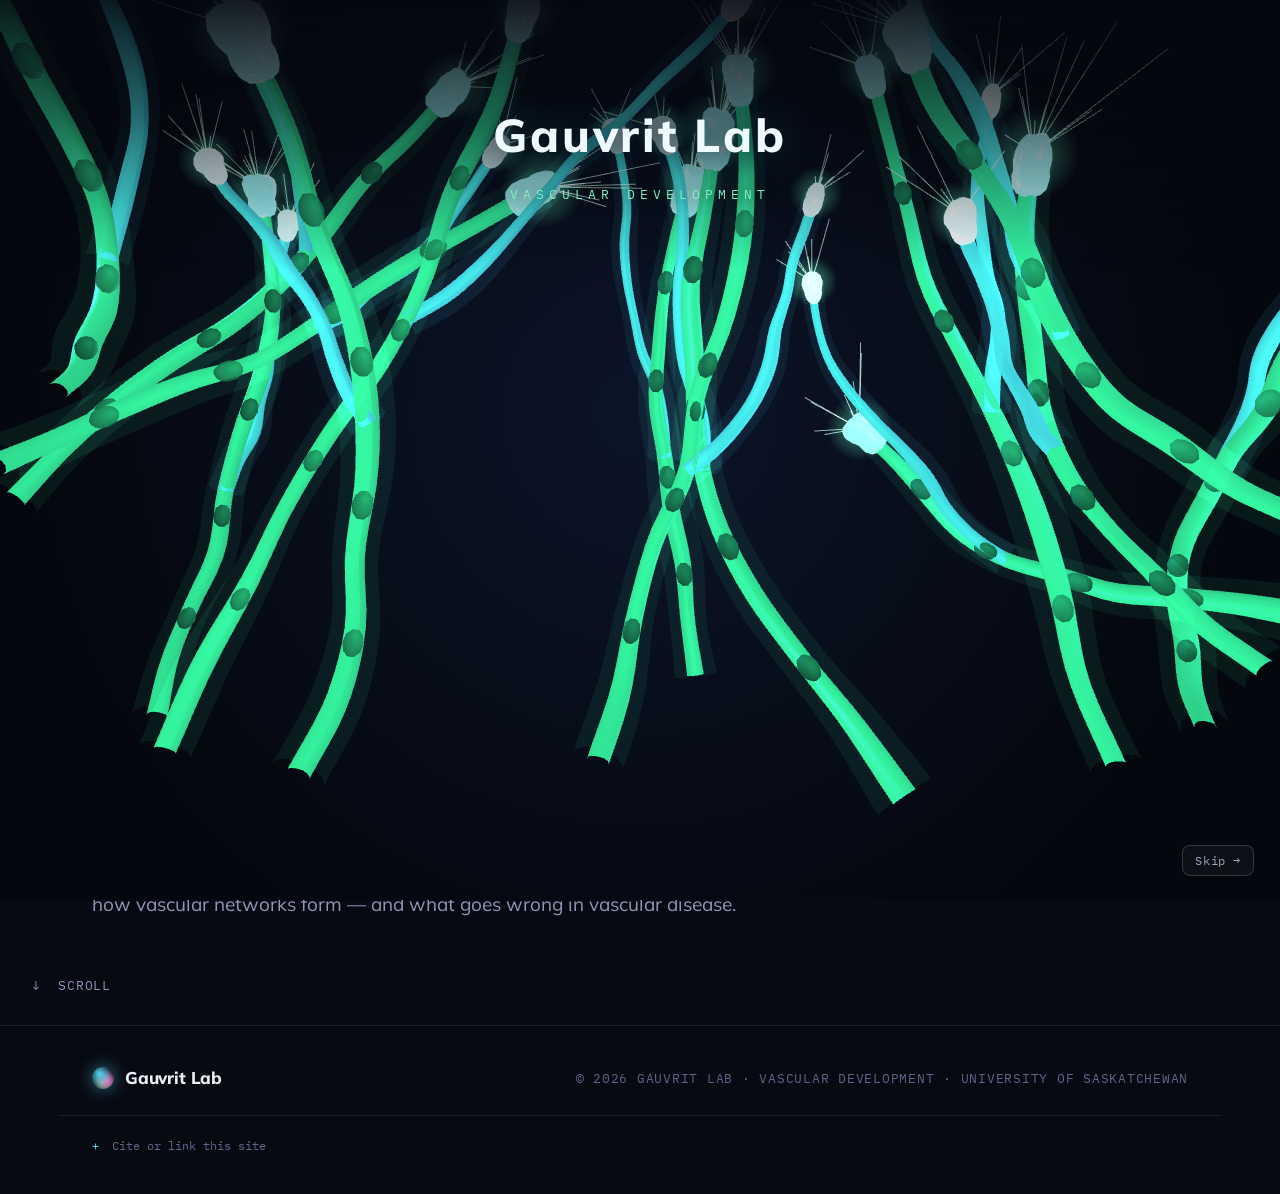
<file: index.html>
<!DOCTYPE html>
<!--
  GAUVRIT LAB - Vascular Development in Health and Disease
  University of Saskatchewan, College of Medicine
  Multi-page site: each topic lives on its own page (see nav). Shared look and
  behaviour live in styles.css and script.js; the homepage intro animation is
  in intro.js. Images/video are embedded directly in each page, so it works
  anywhere without a build step.
-->
<html lang="en">
<head>
<meta charset="UTF-8">
<meta name="viewport" content="width=device-width, initial-scale=1.0">
<title>Gauvrit Lab — Vascular Development in Health &amp; Disease · USask</title>
<meta name="description" content="Sébastien Gauvrit's lab at the University of Saskatchewan studies how blood and lymphatic vessels form in health and disease, using zebrafish and mouse models and live confocal imaging.">
<link rel="canonical" href="https://sebgzlab.github.io/LabWebsite/">
<meta property="og:type" content="website">
<meta property="og:title" content="Gauvrit Lab — Vascular Development in Health &amp; Disease · USask">
<meta property="og:description" content="Sébastien Gauvrit's lab at the University of Saskatchewan studies how blood and lymphatic vessels form in health and disease, using zebrafish and mouse models and live confocal imaging.">
<meta property="og:url" content="https://sebgzlab.github.io/LabWebsite/">
<meta property="og:site_name" content="Gauvrit Lab">
<meta property="og:locale" content="en_CA">
<meta name="twitter:card" content="summary_large_image">
<meta name="twitter:title" content="Gauvrit Lab — Vascular Development in Health &amp; Disease · USask">
<meta name="twitter:description" content="Sébastien Gauvrit's lab at the University of Saskatchewan studies how blood and lymphatic vessels form in health and disease, using zebrafish and mouse models and live confocal imaging.">
<script type="application/ld+json">
{
  "@context": "https://schema.org",
  "@type": "ResearchProject",
  "name": "Gauvrit Lab — Vascular Development in Health & Disease",
  "url": "https://sebgzlab.github.io/LabWebsite/",
  "description": "Research lab studying how blood and lymphatic vessels form in development, disease, and regeneration, using zebrafish and mouse models.",
  "parentOrganization": {
    "@type": "CollegeOrUniversity",
    "name": "University of Saskatchewan, College of Medicine"
  },
  "leader": {
    "@type": "Person",
    "name": "Sébastien Gauvrit",
    "givenName": "Sébastien",
    "familyName": "Gauvrit",
    "jobTitle": "Principal Investigator, Assistant Professor",
    "affiliation": {
      "@type": "CollegeOrUniversity",
      "name": "University of Saskatchewan, College of Medicine, Department of Anatomy, Physiology & Pharmacology"
    },
    "email": "mailto:sebastien.gauvrit@usask.ca",
    "url": "https://medicine.usask.ca/profiles/anatomy-physiology-pharmacology/sebastien-gauvrit.php",
    "sameAs": [
      "https://scholar.google.ca/citations?user=0uYah5cAAAAJ&hl=en",
      "https://bsky.app/profile/sebgauvrit.bsky.social",
      "https://www.linkedin.com/in/s%C3%A9bastien-gauvrit-881aa610b/"
    ]
  }
}
</script>
<link rel="preconnect" href="https://fonts.googleapis.com">
<link rel="preconnect" href="https://fonts.gstatic.com" crossorigin>
<link href="https://fonts.googleapis.com/css2?family=Mulish:wght@400;500;600;700;800&family=IBM+Plex+Mono:wght@400;500&display=swap" rel="stylesheet">
<link rel="stylesheet" href="styles.css">
</head>
<body data-page="home">
<div id="intro" role="presentation">
  <div class="intro-topfade"></div>
  <div class="intro-caption">
    <div class="intro-wordmark">Gauvrit Lab</div>
    <div class="intro-sub">Vascular Development</div>
  </div>
  <button class="intro-skip" type="button" aria-label="Skip intro">Skip &rarr;</button>
</div>

<div class="page-bg" aria-hidden="true"></div>
<header class="nav">
  <div class="wrap nav-in">
    <a class="brand" href="index.html"><span class="seal"></span>Gauvrit Lab</a>
    <nav class="links" aria-label="Primary">
      <a href="index.html" data-page="home" data-i18n="nav.home">Home</a>
      <a href="research.html" data-page="research" data-i18n="nav.research">Research</a>
      <a href="model.html" data-page="model" data-i18n="nav.model">Model</a>
      <a href="cellbio.html" data-page="cellbio" data-i18n="nav.cellbio">Cell Biology</a>
      <a href="team.html" data-page="team" data-i18n="nav.team">Team</a>
      <a href="gallery.html" data-page="gallery" data-i18n="nav.gallery">Gallery</a>
      <a href="publications.html" data-page="publications" data-i18n="nav.publications">Publications</a>
      <a href="news.html" data-page="news" data-i18n="nav.news">News</a>
      <a href="support.html" data-page="support" data-i18n="nav.support">Support</a>
      <a href="contact.html" data-page="contact" data-i18n="nav.contact">Contact</a>
    </nav>
    <div class="lang-toggle" role="group" aria-label="Language / Langue">
      <button type="button" data-lang-btn="en" aria-pressed="true">EN</button>
      <span class="lang-sep">/</span>
      <button type="button" data-lang-btn="fr" aria-pressed="false">FR</button>
    </div>
  </div>
</header>
<!-- ===== HOME ===== -->
<section class="hero" id="home">
  <div class="wrap hero-in">
    <span class="mono" data-i18n="hero.eyebrow">Vascular Development in Health &amp; Disease &nbsp;·&nbsp; University of Saskatchewan</span>
    <h1 data-i18n="hero.h1">How the body builds its <em>blood and lymphatic vessels</em>.</h1>
  </div>

  <figure class="hero-larva">
    <img loading="lazy" decoding="async" src="[data-uri]" alt="Whole zebrafish larva with fluorescently labelled blood vasculature">
  </figure>
  <div class="hero-cap mono" data-i18n="hero.cap">Zebrafish larva · blood vasculature · live confocal imaging · © Gauvrit Lab</div>

  <div class="wrap hero-in">
    <p class="sub" data-i18n="hero.sub">We use zebrafish and mouse models, live imaging, and genetics to map how vascular networks form — and what goes wrong in vascular disease.</p>
  </div>
  <div class="scroll-cue mono" data-i18n="hero.scroll">↓ &nbsp;Scroll</div>
</section>
<footer>
  <div class="wrap foot-in">
    <span class="brand" style="font-size:17px"><span class="seal"></span>Gauvrit Lab</span>
    <span class="mono">© <span id="yr"></span> Gauvrit Lab · Vascular Development · University of Saskatchewan</span>
  </div>
  <div class="wrap cite-lab">
    <details>
      <summary data-i18n="cite.toggle">Cite or link this site</summary>
      <p data-i18n="cite.body">To cite or link this site: Gauvrit Lab. Vascular Development in Health &amp; Disease. University of Saskatchewan. <code>https://sebgzlab.github.io/LabWebsite/</code> — for search engines and colleagues linking to the lab, please use "Gauvrit Lab" or "Sébastien Gauvrit" as the link text where possible, since that's what helps the page surface when someone searches the name.</p>
    </details>
  </div>
</footer>

<div class="lightbox" id="lightbox" aria-hidden="true">
  <span class="lb-close">Close &#10005;</span>
  <img alt="Enlarged gallery image">
</div>
<script src="script.js"></script>
<script src="intro.js"></script>
</body>
</html>
</file>
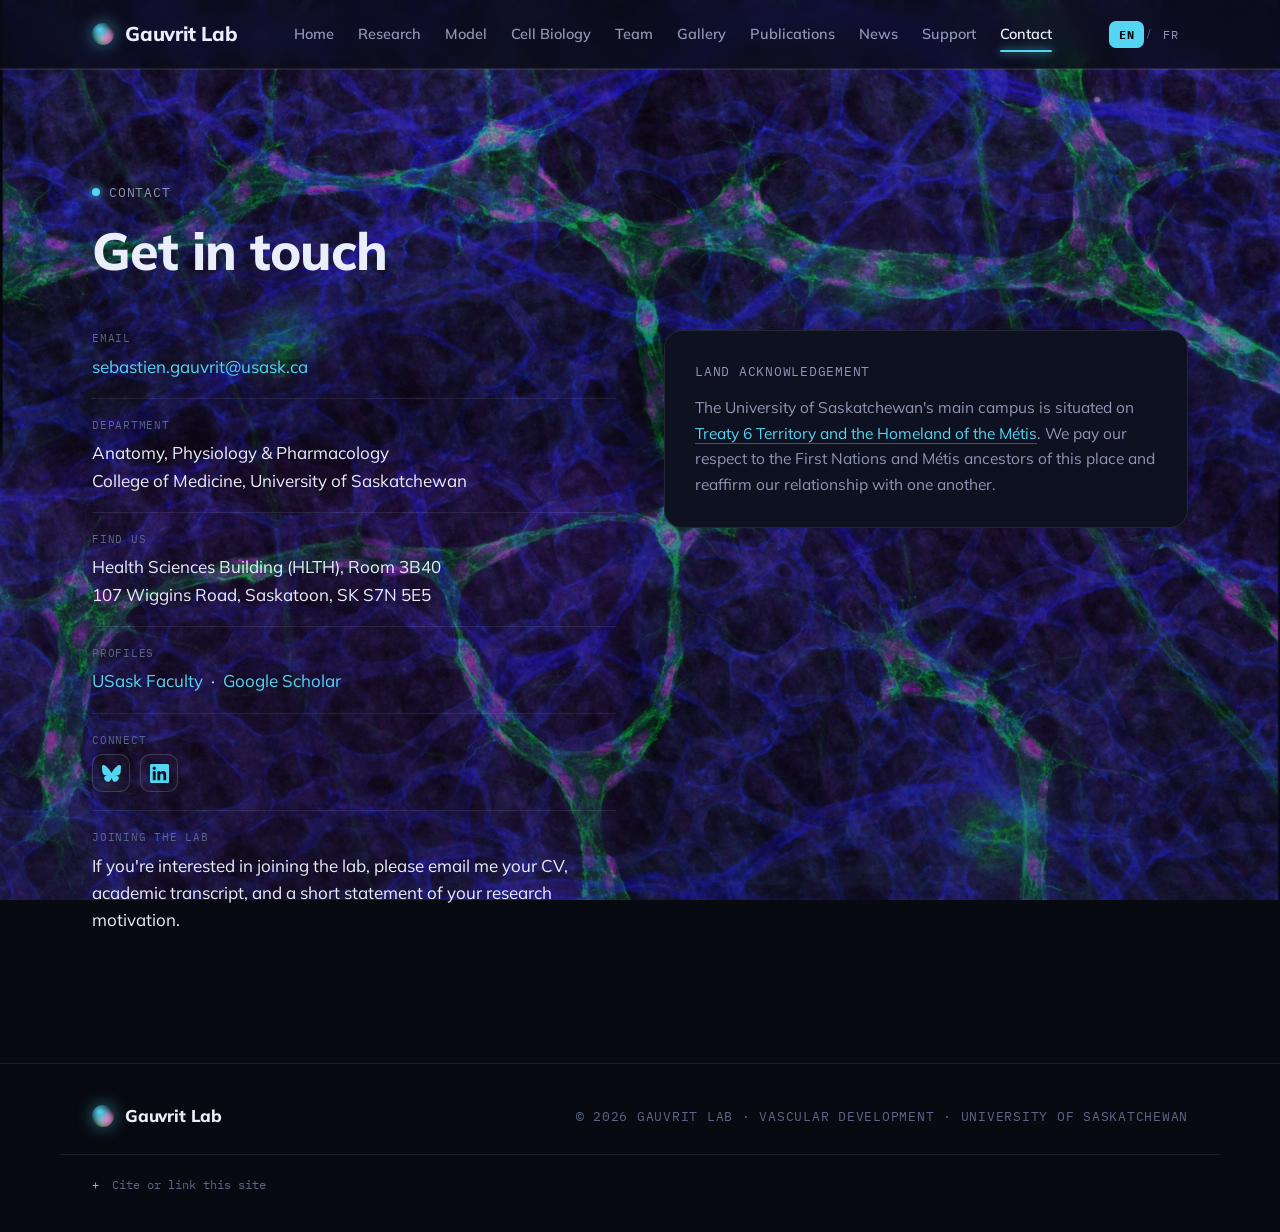
<file: contact.html>
<!DOCTYPE html>
<!--
  GAUVRIT LAB - Vascular Development in Health and Disease
  University of Saskatchewan, College of Medicine
  Multi-page site: each topic lives on its own page (see nav). Shared look and
  behaviour live in styles.css and script.js; the homepage intro animation is
  in intro.js. Images/video are embedded directly in each page, so it works
  anywhere without a build step.
-->
<html lang="en">
<head>
<meta charset="UTF-8">
<meta name="viewport" content="width=device-width, initial-scale=1.0">
<title>Contact · Gauvrit Lab</title>
<meta name="description" content="Contact Sébastien Gauvrit and the Gauvrit Lab at the University of Saskatchewan, College of Medicine.">
<link rel="canonical" href="https://sebgzlab.github.io/LabWebsite/contact.html">
<meta property="og:type" content="website">
<meta property="og:title" content="Contact · Gauvrit Lab">
<meta property="og:description" content="Contact Sébastien Gauvrit and the Gauvrit Lab at the University of Saskatchewan, College of Medicine.">
<meta property="og:url" content="https://sebgzlab.github.io/LabWebsite/contact.html">
<meta property="og:site_name" content="Gauvrit Lab">
<meta property="og:locale" content="en_CA">
<meta name="twitter:card" content="summary_large_image">
<meta name="twitter:title" content="Contact · Gauvrit Lab">
<meta name="twitter:description" content="Contact Sébastien Gauvrit and the Gauvrit Lab at the University of Saskatchewan, College of Medicine.">
<link rel="preconnect" href="https://fonts.googleapis.com">
<link rel="preconnect" href="https://fonts.gstatic.com" crossorigin>
<link href="https://fonts.googleapis.com/css2?family=Mulish:wght@400;500;600;700;800&family=IBM+Plex+Mono:wght@400;500&display=swap" rel="stylesheet">
<link rel="stylesheet" href="styles.css">
</head>
<body data-page="contact">
<div class="page-bg" aria-hidden="true"></div>
<header class="nav">
  <div class="wrap nav-in">
    <a class="brand" href="index.html"><span class="seal"></span>Gauvrit Lab</a>
    <nav class="links" aria-label="Primary">
      <a href="index.html" data-page="home" data-i18n="nav.home">Home</a>
      <a href="research.html" data-page="research" data-i18n="nav.research">Research</a>
      <a href="model.html" data-page="model" data-i18n="nav.model">Model</a>
      <a href="cellbio.html" data-page="cellbio" data-i18n="nav.cellbio">Cell Biology</a>
      <a href="team.html" data-page="team" data-i18n="nav.team">Team</a>
      <a href="gallery.html" data-page="gallery" data-i18n="nav.gallery">Gallery</a>
      <a href="publications.html" data-page="publications" data-i18n="nav.publications">Publications</a>
      <a href="news.html" data-page="news" data-i18n="nav.news">News</a>
      <a href="support.html" data-page="support" data-i18n="nav.support">Support</a>
      <a href="contact.html" data-page="contact" data-i18n="nav.contact">Contact</a>
    </nav>
    <div class="lang-toggle" role="group" aria-label="Language / Langue">
      <button type="button" data-lang-btn="en" aria-pressed="true">EN</button>
      <span class="lang-sep">/</span>
      <button type="button" data-lang-btn="fr" aria-pressed="false">FR</button>
    </div>
  </div>
</header>
<!-- ===== CONTACT ===== -->
<section class="section" id="contact">
  <div class="wrap">
    <div class="section-head reveal">
      <div class="eyebrow"><span class="dot dapi"></span><span class="mono" data-i18n="con.eyebrow">Contact</span></div>
      <h2 class="title" data-i18n="con.title">Get in touch</h2>
    </div>
    <div class="contact-grid">
      <div class="contact-info reveal">
        <div class="row"><div class="k" data-i18n="con.k.email">Email</div><div class="v"><a href="mailto:sebastien.gauvrit@usask.ca">sebastien.gauvrit@usask.ca</a></div></div>
        <div class="row"><div class="k" data-i18n="con.k.dept">Department</div><div class="v" data-i18n="con.v.dept">Anatomy, Physiology &amp; Pharmacology<br>College of Medicine, University of Saskatchewan</div></div>
        <div class="row"><div class="k" data-i18n="con.k.find">Find us</div><div class="v" data-i18n="con.v.find">Health Sciences Building (HLTH), Room 3B40<br>107 Wiggins Road, Saskatoon, SK&nbsp;S7N&nbsp;5E5</div></div>
        <div class="row"><div class="k" data-i18n="con.k.profiles">Profiles</div><div class="v"><a href="https://medicine.usask.ca/profiles/anatomy-physiology-pharmacology/sebastien-gauvrit.php" target="_blank" rel="noopener" data-i18n="con.usaskfac">USask Faculty</a> &nbsp;·&nbsp; <a href="https://scholar.google.ca/citations?user=0uYah5cAAAAJ&hl=en" target="_blank" rel="noopener">Google Scholar</a></div></div>
        <div class="row"><div class="k" data-i18n="con.k.social">Connect</div><div class="v social-links"><a href="https://bsky.app/profile/sebgauvrit.bsky.social" target="_blank" rel="noopener" class="soc-bsky" aria-label="Bluesky" title="Bluesky"><svg viewBox="0 0 568 501" aria-hidden="true"><path fill="currentColor" d="M123.121 33.664C188.241 82.553 258.281 181.68 284 234.873c25.719-53.192 95.759-152.32 160.879-201.21C491.866-1.611 568-28.906 568 57.947c0 17.346-9.945 145.713-15.778 166.555-20.275 72.453-94.155 90.933-159.875 79.748C507.222 323.8 536.444 388.56 473.333 453.32c-119.86 122.992-172.272-30.859-185.702-70.281-2.462-7.227-3.614-10.608-3.631-7.733-.017-2.875-1.169.506-3.631 7.733-13.43 39.422-65.842 193.273-185.702 70.281-63.111-64.76-33.89-129.52 80.986-149.071-65.72 11.185-139.6-7.295-159.875-79.748C9.945 203.66 0 75.293 0 57.947 0-28.906 76.135-1.611 123.121 33.664Z"/></svg></a><a href="https://www.linkedin.com/in/s%C3%A9bastien-gauvrit-881aa610b/" target="_blank" rel="noopener" class="soc-li" aria-label="LinkedIn" title="LinkedIn"><svg viewBox="0 0 24 24" aria-hidden="true"><path fill="currentColor" d="M20.447 20.452h-3.554v-5.569c0-1.328-.027-3.037-1.852-3.037-1.853 0-2.136 1.445-2.136 2.939v5.667H9.351V9h3.414v1.561h.046c.477-.9 1.637-1.85 3.37-1.85 3.601 0 4.267 2.37 4.267 5.455v6.286zM5.337 7.433a2.062 2.062 0 01-2.063-2.065 2.064 2.064 0 112.063 2.065zm1.782 13.019H3.555V9h3.564v11.452zM22.225 0H1.771C.792 0 0 .774 0 1.729v20.542C0 23.227.792 24 1.771 24h20.451C23.2 24 24 23.227 24 22.271V1.729C24 .774 23.2 0 22.225 0z"/></svg></a></div></div>
        <div class="row"><div class="k" data-i18n="con.k.join">Joining the lab</div><div class="v" data-i18n="con.v.join">If you're interested in joining the lab, please email me your CV, academic transcript, and a short statement of your research motivation.</div></div>
      </div>
      <div class="landack reveal">
        <span class="mono" data-i18n="con.land.title">Land Acknowledgement</span>
        <p data-i18n="con.land.p2">The University of Saskatchewan's main campus is situated on <a href="https://indigenous.usask.ca/indigenization-reconciliation/Land-Acknowledgement.php" target="_blank" rel="noopener">Treaty 6 Territory and the Homeland of the Métis</a>. We pay our respect to the First Nations and Métis ancestors of this place and reaffirm our relationship with one another.</p>
      </div>
    </div>
  </div>
</section>
<footer>
  <div class="wrap foot-in">
    <span class="brand" style="font-size:17px"><span class="seal"></span>Gauvrit Lab</span>
    <span class="mono">© <span id="yr"></span> Gauvrit Lab · Vascular Development · University of Saskatchewan</span>
  </div>
  <div class="wrap cite-lab">
    <details>
      <summary data-i18n="cite.toggle">Cite or link this site</summary>
      <p data-i18n="cite.body">To cite or link this site: Gauvrit Lab. Vascular Development in Health &amp; Disease. University of Saskatchewan. <code>https://sebgzlab.github.io/LabWebsite/</code> — for search engines and colleagues linking to the lab, please use "Gauvrit Lab" or "Sébastien Gauvrit" as the link text where possible, since that's what helps the page surface when someone searches the name.</p>
    </details>
  </div>
</footer>

<div class="lightbox" id="lightbox" aria-hidden="true">
  <span class="lb-close">Close &#10005;</span>
  <img alt="Enlarged gallery image">
</div>
<script src="script.js"></script>
</body>
</html>
</file>
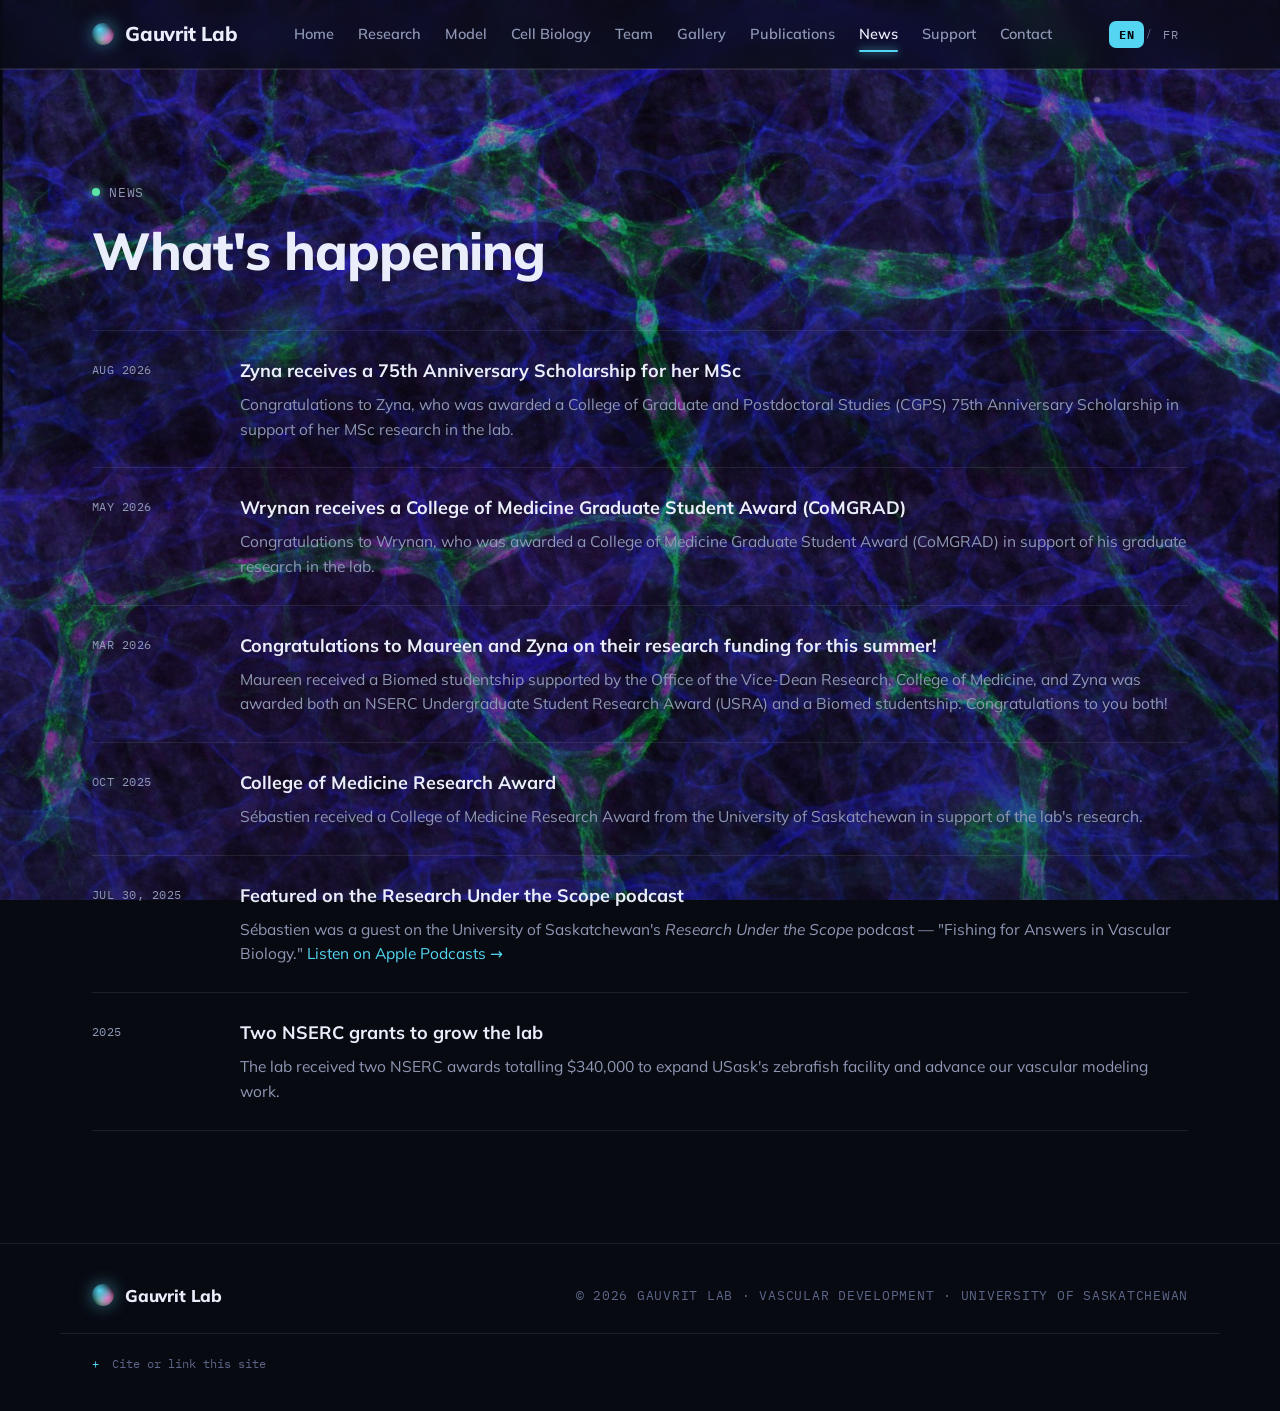
<file: news.html>
<!DOCTYPE html>
<!--
  GAUVRIT LAB - Vascular Development in Health and Disease
  University of Saskatchewan, College of Medicine
  Multi-page site: each topic lives on its own page (see nav). Shared look and
  behaviour live in styles.css and script.js; the homepage intro animation is
  in intro.js. Images/video are embedded directly in each page, so it works
  anywhere without a build step.
-->
<html lang="en">
<head>
<meta charset="UTF-8">
<meta name="viewport" content="width=device-width, initial-scale=1.0">
<title>News · Gauvrit Lab</title>
<meta name="description" content="Recent news, awards, and updates from the Gauvrit Lab, University of Saskatchewan.">
<link rel="canonical" href="https://sebgzlab.github.io/LabWebsite/news.html">
<meta property="og:type" content="website">
<meta property="og:title" content="News · Gauvrit Lab">
<meta property="og:description" content="Recent news, awards, and updates from the Gauvrit Lab, University of Saskatchewan.">
<meta property="og:url" content="https://sebgzlab.github.io/LabWebsite/news.html">
<meta property="og:site_name" content="Gauvrit Lab">
<meta property="og:locale" content="en_CA">
<meta name="twitter:card" content="summary_large_image">
<meta name="twitter:title" content="News · Gauvrit Lab">
<meta name="twitter:description" content="Recent news, awards, and updates from the Gauvrit Lab, University of Saskatchewan.">
<link rel="preconnect" href="https://fonts.googleapis.com">
<link rel="preconnect" href="https://fonts.gstatic.com" crossorigin>
<link href="https://fonts.googleapis.com/css2?family=Mulish:wght@400;500;600;700;800&family=IBM+Plex+Mono:wght@400;500&display=swap" rel="stylesheet">
<link rel="stylesheet" href="styles.css">
</head>
<body data-page="news">
<div class="page-bg" aria-hidden="true"></div>
<header class="nav">
  <div class="wrap nav-in">
    <a class="brand" href="index.html"><span class="seal"></span>Gauvrit Lab</a>
    <nav class="links" aria-label="Primary">
      <a href="index.html" data-page="home" data-i18n="nav.home">Home</a>
      <a href="research.html" data-page="research" data-i18n="nav.research">Research</a>
      <a href="model.html" data-page="model" data-i18n="nav.model">Model</a>
      <a href="cellbio.html" data-page="cellbio" data-i18n="nav.cellbio">Cell Biology</a>
      <a href="team.html" data-page="team" data-i18n="nav.team">Team</a>
      <a href="gallery.html" data-page="gallery" data-i18n="nav.gallery">Gallery</a>
      <a href="publications.html" data-page="publications" data-i18n="nav.publications">Publications</a>
      <a href="news.html" data-page="news" data-i18n="nav.news">News</a>
      <a href="support.html" data-page="support" data-i18n="nav.support">Support</a>
      <a href="contact.html" data-page="contact" data-i18n="nav.contact">Contact</a>
    </nav>
    <div class="lang-toggle" role="group" aria-label="Language / Langue">
      <button type="button" data-lang-btn="en" aria-pressed="true">EN</button>
      <span class="lang-sep">/</span>
      <button type="button" data-lang-btn="fr" aria-pressed="false">FR</button>
    </div>
  </div>
</header>
<!-- ===== NEWS ===== -->
<section class="section" id="news">
  <div class="wrap">
    <div class="section-head reveal">
      <div class="eyebrow"><span class="dot gfp"></span><span class="mono" data-i18n="news.eyebrow">News</span></div>
      <h2 class="title" data-i18n="news.title">What's happening</h2>
    </div>
    <div class="news-list reveal">

      <div class="news">
        <div class="when" data-i18n="news.zyna75.when">Aug 2026</div>
        <div>
          <h4 data-i18n="news.zyna75.h4">Zyna receives a 75th Anniversary Scholarship for her MSc</h4>
          <p data-i18n="news.zyna75.p">Congratulations to Zyna, who was awarded a College of Graduate and Postdoctoral Studies (CGPS) 75th Anniversary Scholarship in support of her MSc research in the lab.</p>
        </div>
      </div>

      <div class="news">
        <div class="when" data-i18n="news.comgrad.when">May 2026</div>
        <div>
          <h4 data-i18n="news.comgrad.h4">Wrynan receives a College of Medicine Graduate Student Award (CoMGRAD)</h4>
          <p data-i18n="news.comgrad.p">Congratulations to Wrynan, who was awarded a College of Medicine Graduate Student Award (CoMGRAD) in support of his graduate research in the lab.</p>
        </div>
      </div>

      <div class="news">
        <div class="when" data-i18n="news.studentships.when">Mar 2026</div>
        <div>
          <h4 data-i18n="news.studentships.h4">Congratulations to Maureen and Zyna on their research funding for this summer!</h4>
          <p data-i18n="news.studentships.p">Maureen received a Biomed studentship supported by the Office of the Vice-Dean Research, College of Medicine, and Zyna was awarded both an NSERC Undergraduate Student Research Award (USRA) and a Biomed studentship. Congratulations to you both!</p>
        </div>
      </div>

      <div class="news">
        <div class="when" data-i18n="news.cmra.when">Oct 2025</div>
        <div>
          <h4 data-i18n="news.cmra.h4">College of Medicine Research Award</h4>
          <p data-i18n="news.cmra.p">Sébastien received a College of Medicine Research Award from the University of Saskatchewan in support of the lab's research.</p>
        </div>
      </div>

      <div class="news">
        <div class="when" data-i18n="news1.when">Jul 30, 2025</div>
        <div>
          <h4 data-i18n="news1.h4">Featured on the Research Under the Scope podcast</h4>
          <p data-i18n="news1.p">Sébastien was a guest on the University of Saskatchewan's <em>Research Under the Scope</em> podcast — "Fishing for Answers in Vascular Biology." <a href="https://podcasts.apple.com/us/podcast/dr-s%C3%A9bastien-gauvrit-fishing-for-answers-in-vascular/id1513240190?i=1000719766009" target="_blank" rel="noopener" style="color:var(--dapi)">Listen on Apple Podcasts →</a></p>
        </div>
      </div>

      <div class="news">
        <div class="when">2025</div>
        <div>
          <h4 data-i18n="news2.h4">Two NSERC grants to grow the lab</h4>
          <p data-i18n="news2.p">The lab received two NSERC awards totalling $340,000 to expand USask's zebrafish facility and advance our vascular modeling work.</p>
        </div>
      </div>

    </div>
  </div>
</section>
<footer>
  <div class="wrap foot-in">
    <span class="brand" style="font-size:17px"><span class="seal"></span>Gauvrit Lab</span>
    <span class="mono">© <span id="yr"></span> Gauvrit Lab · Vascular Development · University of Saskatchewan</span>
  </div>
  <div class="wrap cite-lab">
    <details>
      <summary data-i18n="cite.toggle">Cite or link this site</summary>
      <p data-i18n="cite.body">To cite or link this site: Gauvrit Lab. Vascular Development in Health &amp; Disease. University of Saskatchewan. <code>https://sebgzlab.github.io/LabWebsite/</code> — for search engines and colleagues linking to the lab, please use "Gauvrit Lab" or "Sébastien Gauvrit" as the link text where possible, since that's what helps the page surface when someone searches the name.</p>
    </details>
  </div>
</footer>

<div class="lightbox" id="lightbox" aria-hidden="true">
  <span class="lb-close">Close &#10005;</span>
  <img alt="Enlarged gallery image">
</div>
<script src="script.js"></script>
</body>
</html>
</file>
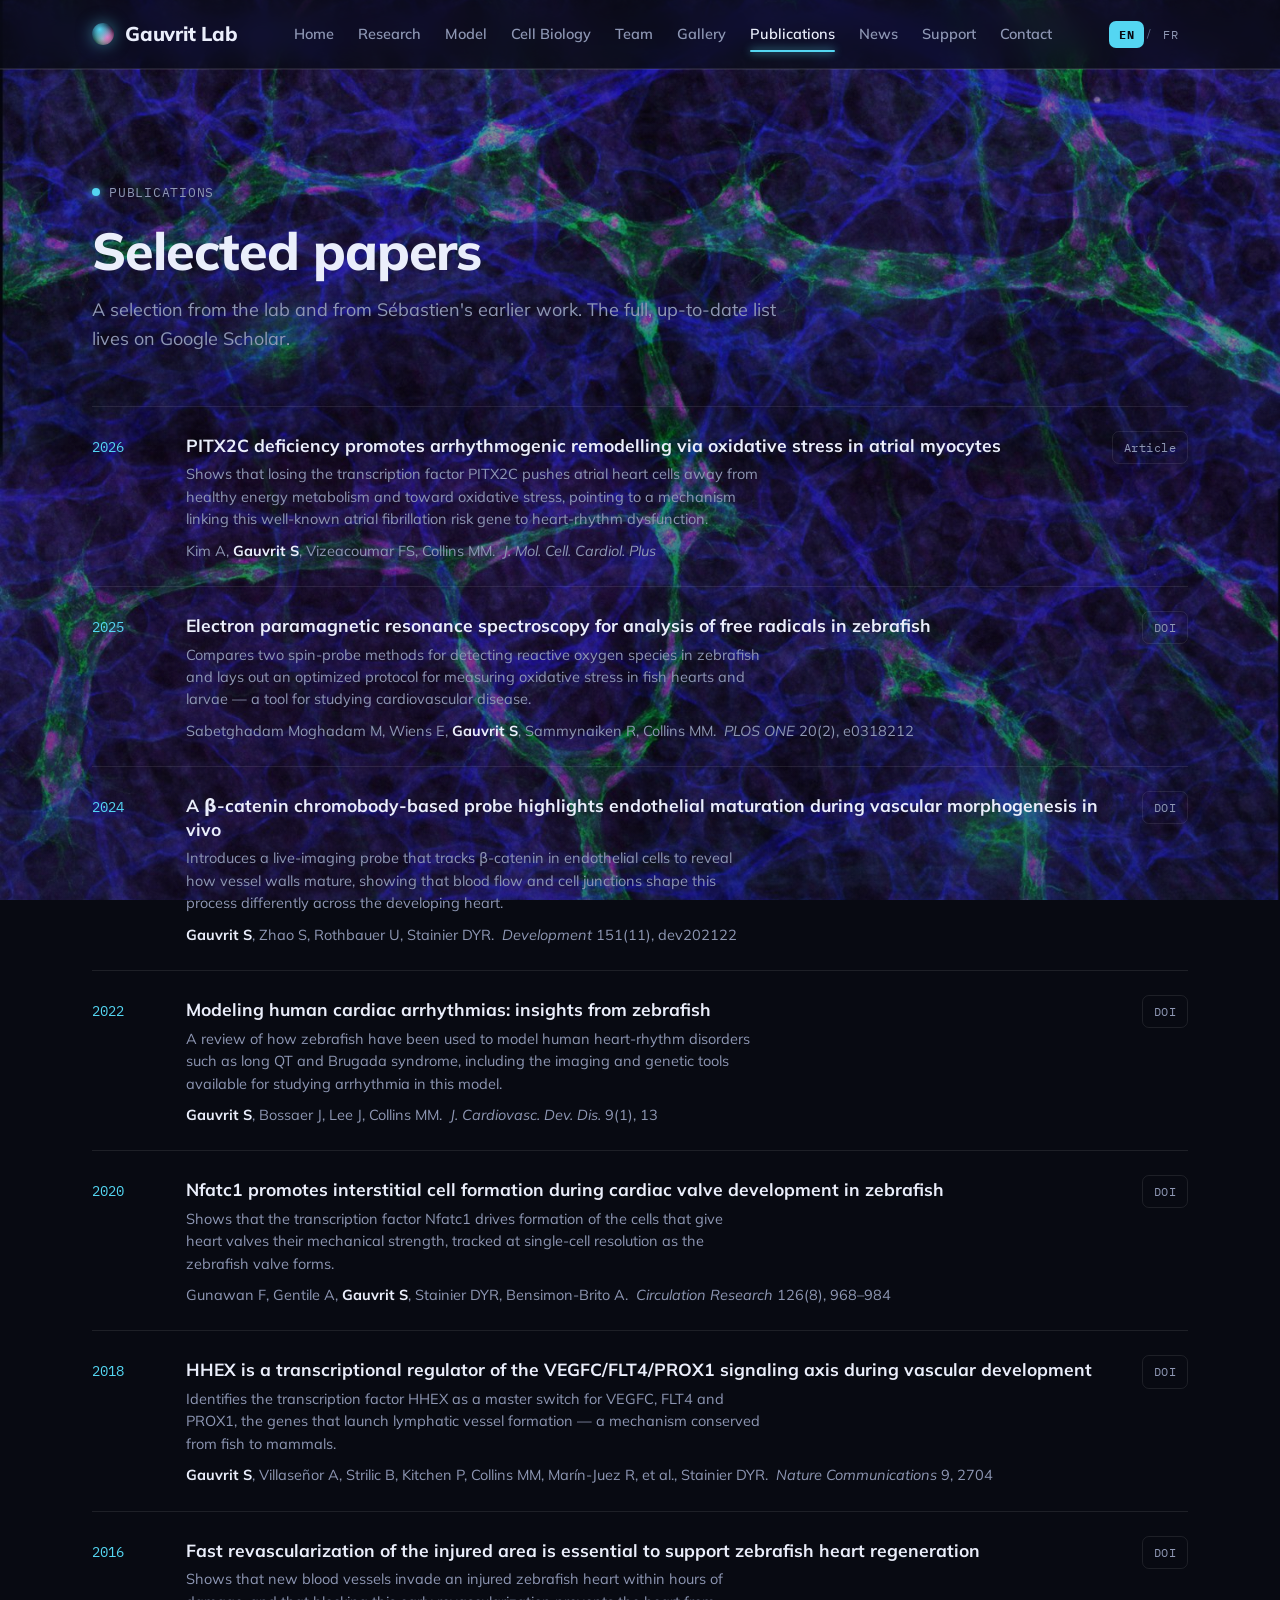
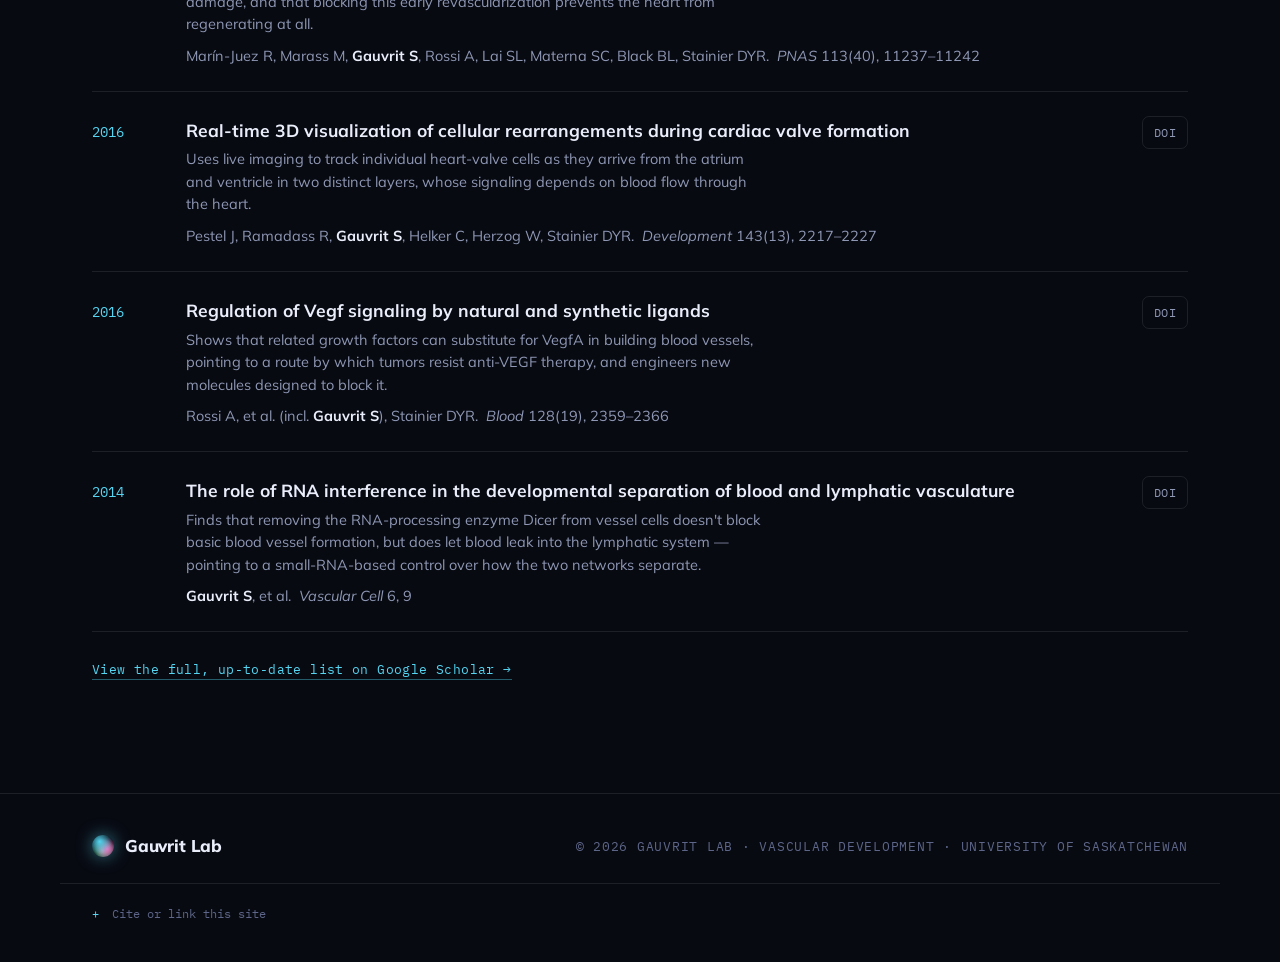
<file: publications.html>
<!DOCTYPE html>
<!--
  GAUVRIT LAB - Vascular Development in Health and Disease
  University of Saskatchewan, College of Medicine
  Multi-page site: each topic lives on its own page (see nav). Shared look and
  behaviour live in styles.css and script.js; the homepage intro animation is
  in intro.js. Images/video are embedded directly in each page, so it works
  anywhere without a build step.
-->
<html lang="en">
<head>
<meta charset="UTF-8">
<meta name="viewport" content="width=device-width, initial-scale=1.0">
<title>Publications · Gauvrit Lab</title>
<meta name="description" content="Selected publications from the Gauvrit Lab and from Sébastien Gauvrit's earlier work on vascular and cardiac development. Full list on Google Scholar.">
<link rel="canonical" href="https://sebgzlab.github.io/LabWebsite/publications.html">
<meta property="og:type" content="website">
<meta property="og:title" content="Publications · Gauvrit Lab">
<meta property="og:description" content="Selected publications from the Gauvrit Lab and from Sébastien Gauvrit's earlier work on vascular and cardiac development. Full list on Google Scholar.">
<meta property="og:url" content="https://sebgzlab.github.io/LabWebsite/publications.html">
<meta property="og:site_name" content="Gauvrit Lab">
<meta property="og:locale" content="en_CA">
<meta name="twitter:card" content="summary_large_image">
<meta name="twitter:title" content="Publications · Gauvrit Lab">
<meta name="twitter:description" content="Selected publications from the Gauvrit Lab and from Sébastien Gauvrit's earlier work on vascular and cardiac development. Full list on Google Scholar.">
<link rel="preconnect" href="https://fonts.googleapis.com">
<link rel="preconnect" href="https://fonts.gstatic.com" crossorigin>
<link href="https://fonts.googleapis.com/css2?family=Mulish:wght@400;500;600;700;800&family=IBM+Plex+Mono:wght@400;500&display=swap" rel="stylesheet">
<link rel="stylesheet" href="styles.css">
</head>
<body data-page="publications">
<div class="page-bg" aria-hidden="true"></div>
<header class="nav">
  <div class="wrap nav-in">
    <a class="brand" href="index.html"><span class="seal"></span>Gauvrit Lab</a>
    <nav class="links" aria-label="Primary">
      <a href="index.html" data-page="home" data-i18n="nav.home">Home</a>
      <a href="research.html" data-page="research" data-i18n="nav.research">Research</a>
      <a href="model.html" data-page="model" data-i18n="nav.model">Model</a>
      <a href="cellbio.html" data-page="cellbio" data-i18n="nav.cellbio">Cell Biology</a>
      <a href="team.html" data-page="team" data-i18n="nav.team">Team</a>
      <a href="gallery.html" data-page="gallery" data-i18n="nav.gallery">Gallery</a>
      <a href="publications.html" data-page="publications" data-i18n="nav.publications">Publications</a>
      <a href="news.html" data-page="news" data-i18n="nav.news">News</a>
      <a href="support.html" data-page="support" data-i18n="nav.support">Support</a>
      <a href="contact.html" data-page="contact" data-i18n="nav.contact">Contact</a>
    </nav>
    <div class="lang-toggle" role="group" aria-label="Language / Langue">
      <button type="button" data-lang-btn="en" aria-pressed="true">EN</button>
      <span class="lang-sep">/</span>
      <button type="button" data-lang-btn="fr" aria-pressed="false">FR</button>
    </div>
  </div>
</header>
<!-- ===== PUBLICATIONS ===== -->
<section class="section" id="publications">
  <div class="wrap">
    <div class="section-head reveal">
      <div class="eyebrow"><span class="dot dapi"></span><span class="mono" data-i18n="pub.eyebrow">Publications</span></div>
      <h2 class="title" data-i18n="pub.title">Selected papers</h2>
      <p class="lede" data-i18n="pub.lede">A selection from the lab and from Sébastien's earlier work. The full, up-to-date list lives on Google Scholar.</p>
    </div>
    <div class="pub-list reveal">
      <div class="pub">
        <div class="yr">2026</div>
        <div class="cite">
          <h4>PITX2C deficiency promotes arrhythmogenic remodelling via oxidative stress in atrial myocytes</h4>
          <p class="summ" data-i18n="pub.pitx2c.summ">Shows that losing the transcription factor PITX2C pushes atrial heart cells away from healthy energy metabolism and toward oxidative stress, pointing to a mechanism linking this well-known atrial fibrillation risk gene to heart-rhythm dysfunction.</p>
          <div class="auth">Kim A, <b>Gauvrit S</b>, Vizeacoumar FS, Collins MM. &nbsp;<span class="venue">J. Mol. Cell. Cardiol. Plus</span></div>
        </div>
        <div class="links"><a href="https://www.sciencedirect.com/science/article/pii/S2772976126000255" target="_blank" rel="noopener">Article</a></div>
      </div>
      <div class="pub">
        <div class="yr">2025</div>
        <div class="cite">
          <h4>Electron paramagnetic resonance spectroscopy for analysis of free radicals in zebrafish</h4>
          <p class="summ" data-i18n="pub.epr.summ">Compares two spin-probe methods for detecting reactive oxygen species in zebrafish and lays out an optimized protocol for measuring oxidative stress in fish hearts and larvae — a tool for studying cardiovascular disease.</p>
          <div class="auth">Sabetghadam Moghadam M, Wiens E, <b>Gauvrit S</b>, Sammynaiken R, Collins MM. &nbsp;<span class="venue">PLOS ONE</span> 20(2), e0318212</div>
        </div>
        <div class="links"><a href="https://doi.org/10.1371/journal.pone.0318212" target="_blank" rel="noopener">DOI</a></div>
      </div>
      <div class="pub">
        <div class="yr">2024</div>
        <div class="cite">
          <h4>A β-catenin chromobody-based probe highlights endothelial maturation during vascular morphogenesis in vivo</h4>
          <p class="summ" data-i18n="pub.chromobody.summ">Introduces a live-imaging probe that tracks β-catenin in endothelial cells to reveal how vessel walls mature, showing that blood flow and cell junctions shape this process differently across the developing heart.</p>
          <div class="auth"><b>Gauvrit S</b>, Zhao S, Rothbauer U, Stainier DYR. &nbsp;<span class="venue">Development</span> 151(11), dev202122</div>
        </div>
        <div class="links"><a href="https://doi.org/10.1242/dev.202122" target="_blank" rel="noopener">DOI</a></div>
      </div>
      <div class="pub">
        <div class="yr">2022</div>
        <div class="cite">
          <h4>Modeling human cardiac arrhythmias: insights from zebrafish</h4>
          <p class="summ" data-i18n="pub.arrhythmia.summ">A review of how zebrafish have been used to model human heart-rhythm disorders such as long QT and Brugada syndrome, including the imaging and genetic tools available for studying arrhythmia in this model.</p>
          <div class="auth"><b>Gauvrit S</b>, Bossaer J, Lee J, Collins MM. &nbsp;<span class="venue">J. Cardiovasc. Dev. Dis.</span> 9(1), 13</div>
        </div>
        <div class="links"><a href="https://doi.org/10.3390/jcdd9010013" target="_blank" rel="noopener">DOI</a></div>
      </div>
      <div class="pub">
        <div class="yr">2020</div>
        <div class="cite">
          <h4>Nfatc1 promotes interstitial cell formation during cardiac valve development in zebrafish</h4>
          <p class="summ" data-i18n="pub.nfatc1.summ">Shows that the transcription factor Nfatc1 drives formation of the cells that give heart valves their mechanical strength, tracked at single-cell resolution as the zebrafish valve forms.</p>
          <div class="auth">Gunawan F, Gentile A, <b>Gauvrit S</b>, Stainier DYR, Bensimon-Brito A. &nbsp;<span class="venue">Circulation Research</span> 126(8), 968–984</div>
        </div>
        <div class="links"><a href="https://doi.org/10.1161/CIRCRESAHA.119.315992" target="_blank" rel="noopener">DOI</a></div>
      </div>
      <div class="pub">
        <div class="yr">2018</div>
        <div class="cite">
          <h4>HHEX is a transcriptional regulator of the VEGFC/FLT4/PROX1 signaling axis during vascular development</h4>
          <p class="summ" data-i18n="pub.hhex.summ">Identifies the transcription factor HHEX as a master switch for VEGFC, FLT4 and PROX1, the genes that launch lymphatic vessel formation — a mechanism conserved from fish to mammals.</p>
          <div class="auth"><b>Gauvrit S</b>, Villaseñor A, Strilic B, Kitchen P, Collins MM, Marín-Juez R, et al., Stainier DYR. &nbsp;<span class="venue">Nature Communications</span> 9, 2704</div>
        </div>
        <div class="links"><a href="https://doi.org/10.1038/s41467-018-05039-1" target="_blank" rel="noopener">DOI</a></div>
      </div>
      <div class="pub">
        <div class="yr">2016</div>
        <div class="cite">
          <h4>Fast revascularization of the injured area is essential to support zebrafish heart regeneration</h4>
          <p class="summ" data-i18n="pub.revasc.summ">Shows that new blood vessels invade an injured zebrafish heart within hours of damage, and that blocking this early revascularization prevents the heart from regenerating at all.</p>
          <div class="auth">Marín-Juez R, Marass M, <b>Gauvrit S</b>, Rossi A, Lai SL, Materna SC, Black BL, Stainier DYR. &nbsp;<span class="venue">PNAS</span> 113(40), 11237–11242</div>
        </div>
        <div class="links"><a href="https://doi.org/10.1073/pnas.1605431113" target="_blank" rel="noopener">DOI</a></div>
      </div>
      <div class="pub">
        <div class="yr">2016</div>
        <div class="cite">
          <h4>Real-time 3D visualization of cellular rearrangements during cardiac valve formation</h4>
          <p class="summ" data-i18n="pub.valve3d.summ">Uses live imaging to track individual heart-valve cells as they arrive from the atrium and ventricle in two distinct layers, whose signaling depends on blood flow through the heart.</p>
          <div class="auth">Pestel J, Ramadass R, <b>Gauvrit S</b>, Helker C, Herzog W, Stainier DYR. &nbsp;<span class="venue">Development</span> 143(13), 2217–2227</div>
        </div>
        <div class="links"><a href="https://doi.org/10.1242/dev.133272" target="_blank" rel="noopener">DOI</a></div>
      </div>
      <div class="pub">
        <div class="yr">2016</div>
        <div class="cite">
          <h4>Regulation of Vegf signaling by natural and synthetic ligands</h4>
          <p class="summ" data-i18n="pub.vegf.summ">Shows that related growth factors can substitute for VegfA in building blood vessels, pointing to a route by which tumors resist anti-VEGF therapy, and engineers new molecules designed to block it.</p>
          <div class="auth">Rossi A, et al. (incl. <b>Gauvrit S</b>), Stainier DYR. &nbsp;<span class="venue">Blood</span> 128(19), 2359–2366</div>
        </div>
        <div class="links"><a href="https://doi.org/10.1182/blood-2016-04-711192" target="_blank" rel="noopener">DOI</a></div>
      </div>
      <div class="pub">
        <div class="yr">2014</div>
        <div class="cite">
          <h4>The role of RNA interference in the developmental separation of blood and lymphatic vasculature</h4>
          <p class="summ" data-i18n="pub.rnai.summ">Finds that removing the RNA-processing enzyme Dicer from vessel cells doesn't block basic blood vessel formation, but does let blood leak into the lymphatic system — pointing to a small-RNA-based control over how the two networks separate.</p>
          <div class="auth"><b>Gauvrit S</b>, et al. &nbsp;<span class="venue">Vascular Cell</span> 6, 9</div>
        </div>
        <div class="links"><a href="https://doi.org/10.1186/2045-824X-6-9" target="_blank" rel="noopener">DOI</a></div>
      </div>
    </div>
    <div class="scholar-link reveal">
      <a href="https://scholar.google.ca/citations?user=0uYah5cAAAAJ&hl=en" target="_blank" rel="noopener" data-i18n="pub.scholar">View the full, up-to-date list on Google Scholar →</a>
    </div>
  </div>
</section>
<footer>
  <div class="wrap foot-in">
    <span class="brand" style="font-size:17px"><span class="seal"></span>Gauvrit Lab</span>
    <span class="mono">© <span id="yr"></span> Gauvrit Lab · Vascular Development · University of Saskatchewan</span>
  </div>
  <div class="wrap cite-lab">
    <details>
      <summary data-i18n="cite.toggle">Cite or link this site</summary>
      <p data-i18n="cite.body">To cite or link this site: Gauvrit Lab. Vascular Development in Health &amp; Disease. University of Saskatchewan. <code>https://sebgzlab.github.io/LabWebsite/</code> — for search engines and colleagues linking to the lab, please use "Gauvrit Lab" or "Sébastien Gauvrit" as the link text where possible, since that's what helps the page surface when someone searches the name.</p>
    </details>
  </div>
</footer>

<div class="lightbox" id="lightbox" aria-hidden="true">
  <span class="lb-close">Close &#10005;</span>
  <img alt="Enlarged gallery image">
</div>
<script src="script.js"></script>
</body>
</html>
</file>
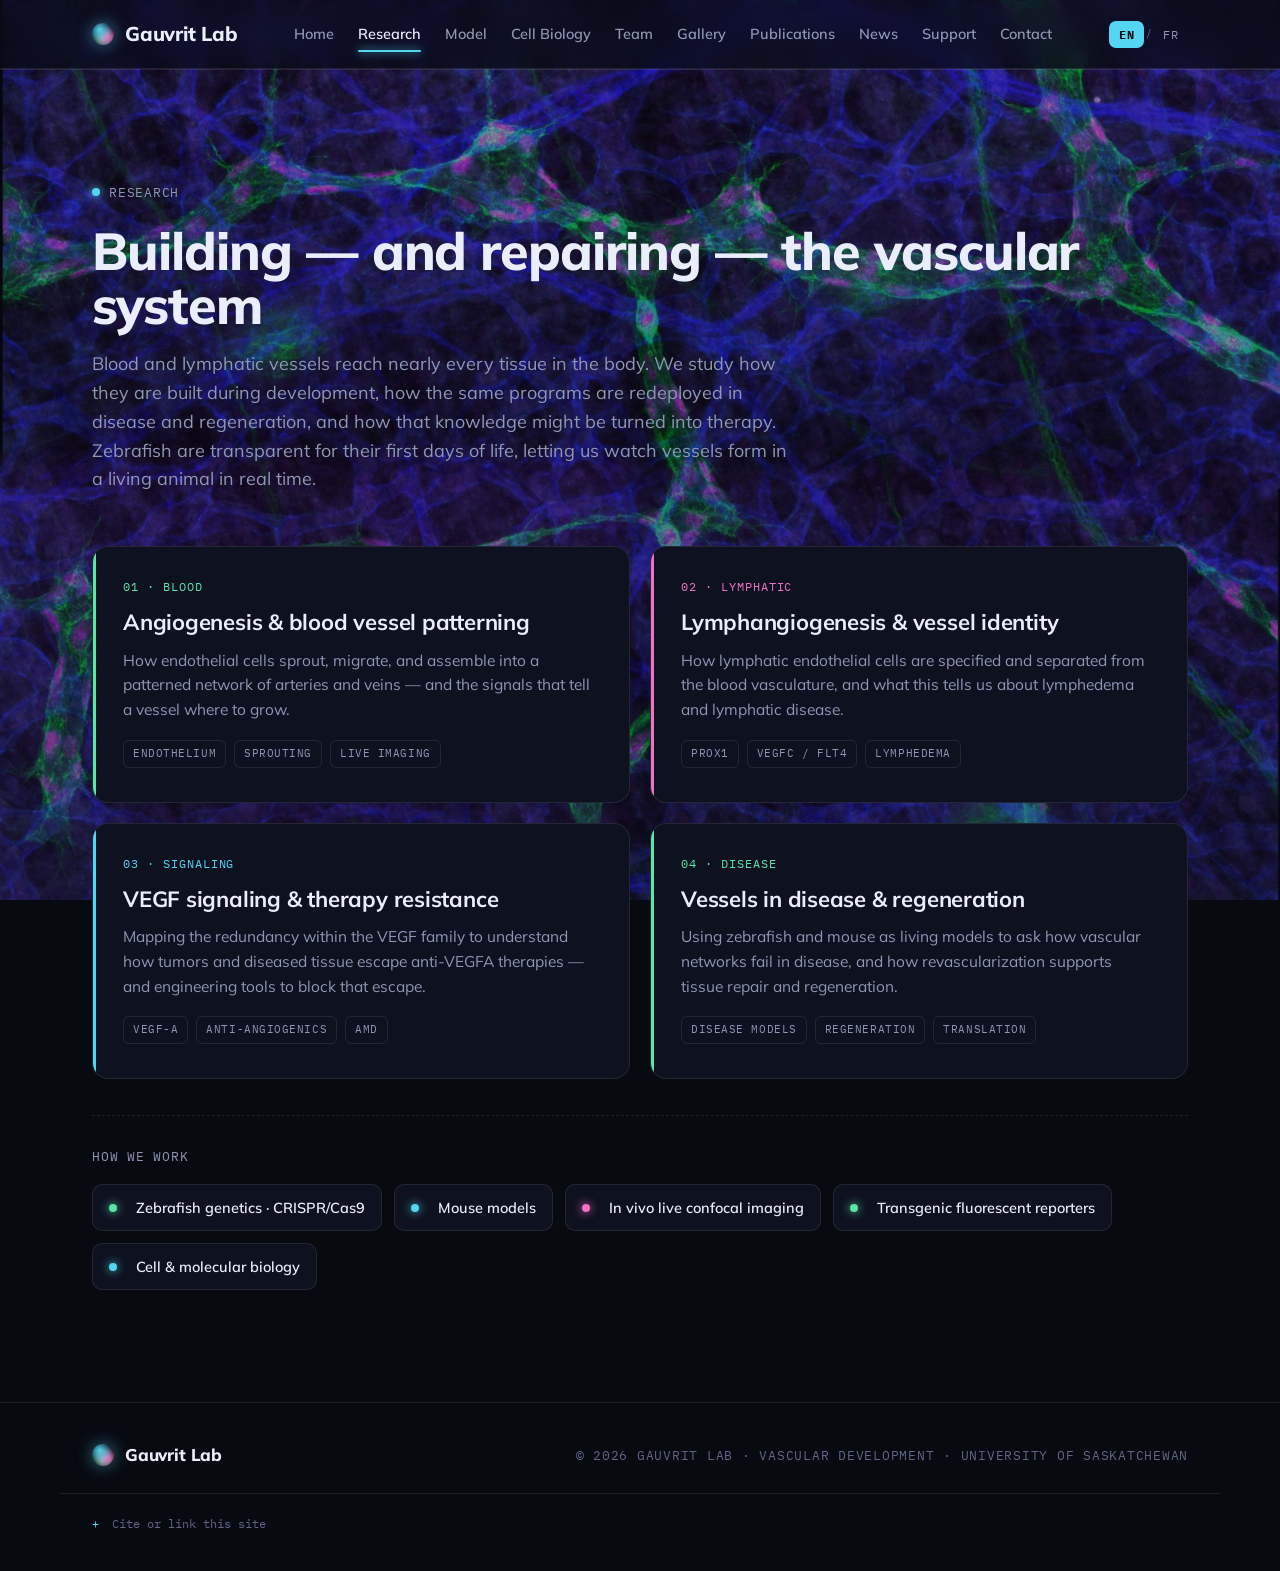
<file: research.html>
<!DOCTYPE html>
<!--
  GAUVRIT LAB - Vascular Development in Health and Disease
  University of Saskatchewan, College of Medicine
  Multi-page site: each topic lives on its own page (see nav). Shared look and
  behaviour live in styles.css and script.js; the homepage intro animation is
  in intro.js. Images/video are embedded directly in each page, so it works
  anywhere without a build step.
-->
<html lang="en">
<head>
<meta charset="UTF-8">
<meta name="viewport" content="width=device-width, initial-scale=1.0">
<title>Research · Gauvrit Lab</title>
<meta name="description" content="How blood and lymphatic vessels are built, and how the same programs go wrong in disease: angiogenesis, lymphangiogenesis, VEGF signaling, and vascular disease models at the Gauvrit Lab, University of Saskatchewan.">
<link rel="canonical" href="https://sebgzlab.github.io/LabWebsite/research.html">
<meta property="og:type" content="website">
<meta property="og:title" content="Research · Gauvrit Lab">
<meta property="og:description" content="How blood and lymphatic vessels are built, and how the same programs go wrong in disease: angiogenesis, lymphangiogenesis, VEGF signaling, and vascular disease models at the Gauvrit Lab, University of Saskatchewan.">
<meta property="og:url" content="https://sebgzlab.github.io/LabWebsite/research.html">
<meta property="og:site_name" content="Gauvrit Lab">
<meta property="og:locale" content="en_CA">
<meta name="twitter:card" content="summary_large_image">
<meta name="twitter:title" content="Research · Gauvrit Lab">
<meta name="twitter:description" content="How blood and lymphatic vessels are built, and how the same programs go wrong in disease: angiogenesis, lymphangiogenesis, VEGF signaling, and vascular disease models at the Gauvrit Lab, University of Saskatchewan.">
<link rel="preconnect" href="https://fonts.googleapis.com">
<link rel="preconnect" href="https://fonts.gstatic.com" crossorigin>
<link href="https://fonts.googleapis.com/css2?family=Mulish:wght@400;500;600;700;800&family=IBM+Plex+Mono:wght@400;500&display=swap" rel="stylesheet">
<link rel="stylesheet" href="styles.css">
</head>
<body data-page="research">
<div class="page-bg" aria-hidden="true"></div>
<header class="nav">
  <div class="wrap nav-in">
    <a class="brand" href="index.html"><span class="seal"></span>Gauvrit Lab</a>
    <nav class="links" aria-label="Primary">
      <a href="index.html" data-page="home" data-i18n="nav.home">Home</a>
      <a href="research.html" data-page="research" data-i18n="nav.research">Research</a>
      <a href="model.html" data-page="model" data-i18n="nav.model">Model</a>
      <a href="cellbio.html" data-page="cellbio" data-i18n="nav.cellbio">Cell Biology</a>
      <a href="team.html" data-page="team" data-i18n="nav.team">Team</a>
      <a href="gallery.html" data-page="gallery" data-i18n="nav.gallery">Gallery</a>
      <a href="publications.html" data-page="publications" data-i18n="nav.publications">Publications</a>
      <a href="news.html" data-page="news" data-i18n="nav.news">News</a>
      <a href="support.html" data-page="support" data-i18n="nav.support">Support</a>
      <a href="contact.html" data-page="contact" data-i18n="nav.contact">Contact</a>
    </nav>
    <div class="lang-toggle" role="group" aria-label="Language / Langue">
      <button type="button" data-lang-btn="en" aria-pressed="true">EN</button>
      <span class="lang-sep">/</span>
      <button type="button" data-lang-btn="fr" aria-pressed="false">FR</button>
    </div>
  </div>
</header>
<!-- ===== RESEARCH ===== -->
<section class="section" id="research">
  <div class="wrap">
    <div class="section-head reveal">
      <div class="eyebrow"><span class="dot dapi"></span><span class="mono" data-i18n="res.eyebrow">Research</span></div>
      <h2 class="title" data-i18n="res.title">Building — and repairing — the vascular system</h2>
      <p class="lede" data-i18n="res.lede">Blood and lymphatic vessels reach nearly every tissue in the body. We study how they are built during development, how the same programs are redeployed in disease and regeneration, and how that knowledge might be turned into therapy. Zebrafish are transparent for their first days of life, letting us watch vessels form in a living animal in real time.</p>
    </div>
    <div class="proj-grid">
      <article class="proj reveal" style="--accent:var(--gfp)">
        <div class="pid" data-i18n="res.pid1">01 · BLOOD</div>
        <h3 data-i18n="res.h3_1">Angiogenesis &amp; blood vessel patterning</h3>
        <p data-i18n="res.p1">How endothelial cells sprout, migrate, and assemble into a patterned network of arteries and veins — and the signals that tell a vessel where to grow.</p>
        <div class="tags"><span class="tag" data-i18n="res.tag.endo">Endothelium</span><span class="tag" data-i18n="res.tag.sprout">Sprouting</span><span class="tag" data-i18n="res.tag.live">Live imaging</span></div>
      </article>
      <article class="proj reveal" style="--accent:var(--cherry)">
        <div class="pid" data-i18n="res.pid2">02 · LYMPHATIC</div>
        <h3 data-i18n="res.h3_2">Lymphangiogenesis &amp; vessel identity</h3>
        <p data-i18n="res.p2">How lymphatic endothelial cells are specified and separated from the blood vasculature, and what this tells us about lymphedema and lymphatic disease.</p>
        <div class="tags"><span class="tag">PROX1</span><span class="tag">VEGFC / FLT4</span><span class="tag" data-i18n="res.tag.lymphedema">Lymphedema</span></div>
      </article>
      <article class="proj reveal" style="--accent:var(--dapi)">
        <div class="pid" data-i18n="res.pid3">03 · SIGNALING</div>
        <h3 data-i18n="res.h3_3">VEGF signaling &amp; therapy resistance</h3>
        <p data-i18n="res.p3">Mapping the redundancy within the VEGF family to understand how tumors and diseased tissue escape anti-VEGFA therapies — and engineering tools to block that escape.</p>
        <div class="tags"><span class="tag">VEGF-A</span><span class="tag" data-i18n="res.tag.antiang">Anti-angiogenics</span><span class="tag" data-i18n="res.tag.amd">AMD</span></div>
      </article>
      <article class="proj reveal" style="--accent:var(--gfp)">
        <div class="pid" data-i18n="res.pid4">04 · DISEASE</div>
        <h3 data-i18n="res.h3_4">Vessels in disease &amp; regeneration</h3>
        <p data-i18n="res.p4">Using zebrafish and mouse as living models to ask how vascular networks fail in disease, and how revascularization supports tissue repair and regeneration.</p>
        <div class="tags"><span class="tag" data-i18n="res.tag.dmod">Disease models</span><span class="tag" data-i18n="res.tag.regen">Regeneration</span><span class="tag" data-i18n="res.tag.transl">Translation</span></div>
      </article>
    </div>
    <div class="approaches reveal">
      <span class="mono" data-i18n="res.howwework">How we work</span>
      <div class="appr-row">
        <div class="appr" data-i18n="res.appr1"><span class="dot gfp"></span>Zebrafish genetics &middot; CRISPR/Cas9</div>
        <div class="appr" data-i18n="res.appr2"><span class="dot dapi"></span>Mouse models</div>
        <div class="appr" data-i18n="res.appr3"><span class="dot cherry"></span>In vivo live confocal imaging</div>
        <div class="appr" data-i18n="res.appr4"><span class="dot gfp"></span>Transgenic fluorescent reporters</div>
        <div class="appr" data-i18n="res.appr5"><span class="dot dapi"></span>Cell &amp; molecular biology</div>
      </div>
    </div>
  </div>
</section>
<footer>
  <div class="wrap foot-in">
    <span class="brand" style="font-size:17px"><span class="seal"></span>Gauvrit Lab</span>
    <span class="mono">© <span id="yr"></span> Gauvrit Lab · Vascular Development · University of Saskatchewan</span>
  </div>
  <div class="wrap cite-lab">
    <details>
      <summary data-i18n="cite.toggle">Cite or link this site</summary>
      <p data-i18n="cite.body">To cite or link this site: Gauvrit Lab. Vascular Development in Health &amp; Disease. University of Saskatchewan. <code>https://sebgzlab.github.io/LabWebsite/</code> — for search engines and colleagues linking to the lab, please use "Gauvrit Lab" or "Sébastien Gauvrit" as the link text where possible, since that's what helps the page surface when someone searches the name.</p>
    </details>
  </div>
</footer>

<div class="lightbox" id="lightbox" aria-hidden="true">
  <span class="lb-close">Close &#10005;</span>
  <img alt="Enlarged gallery image">
</div>
<script src="script.js"></script>
</body>
</html>
</file>
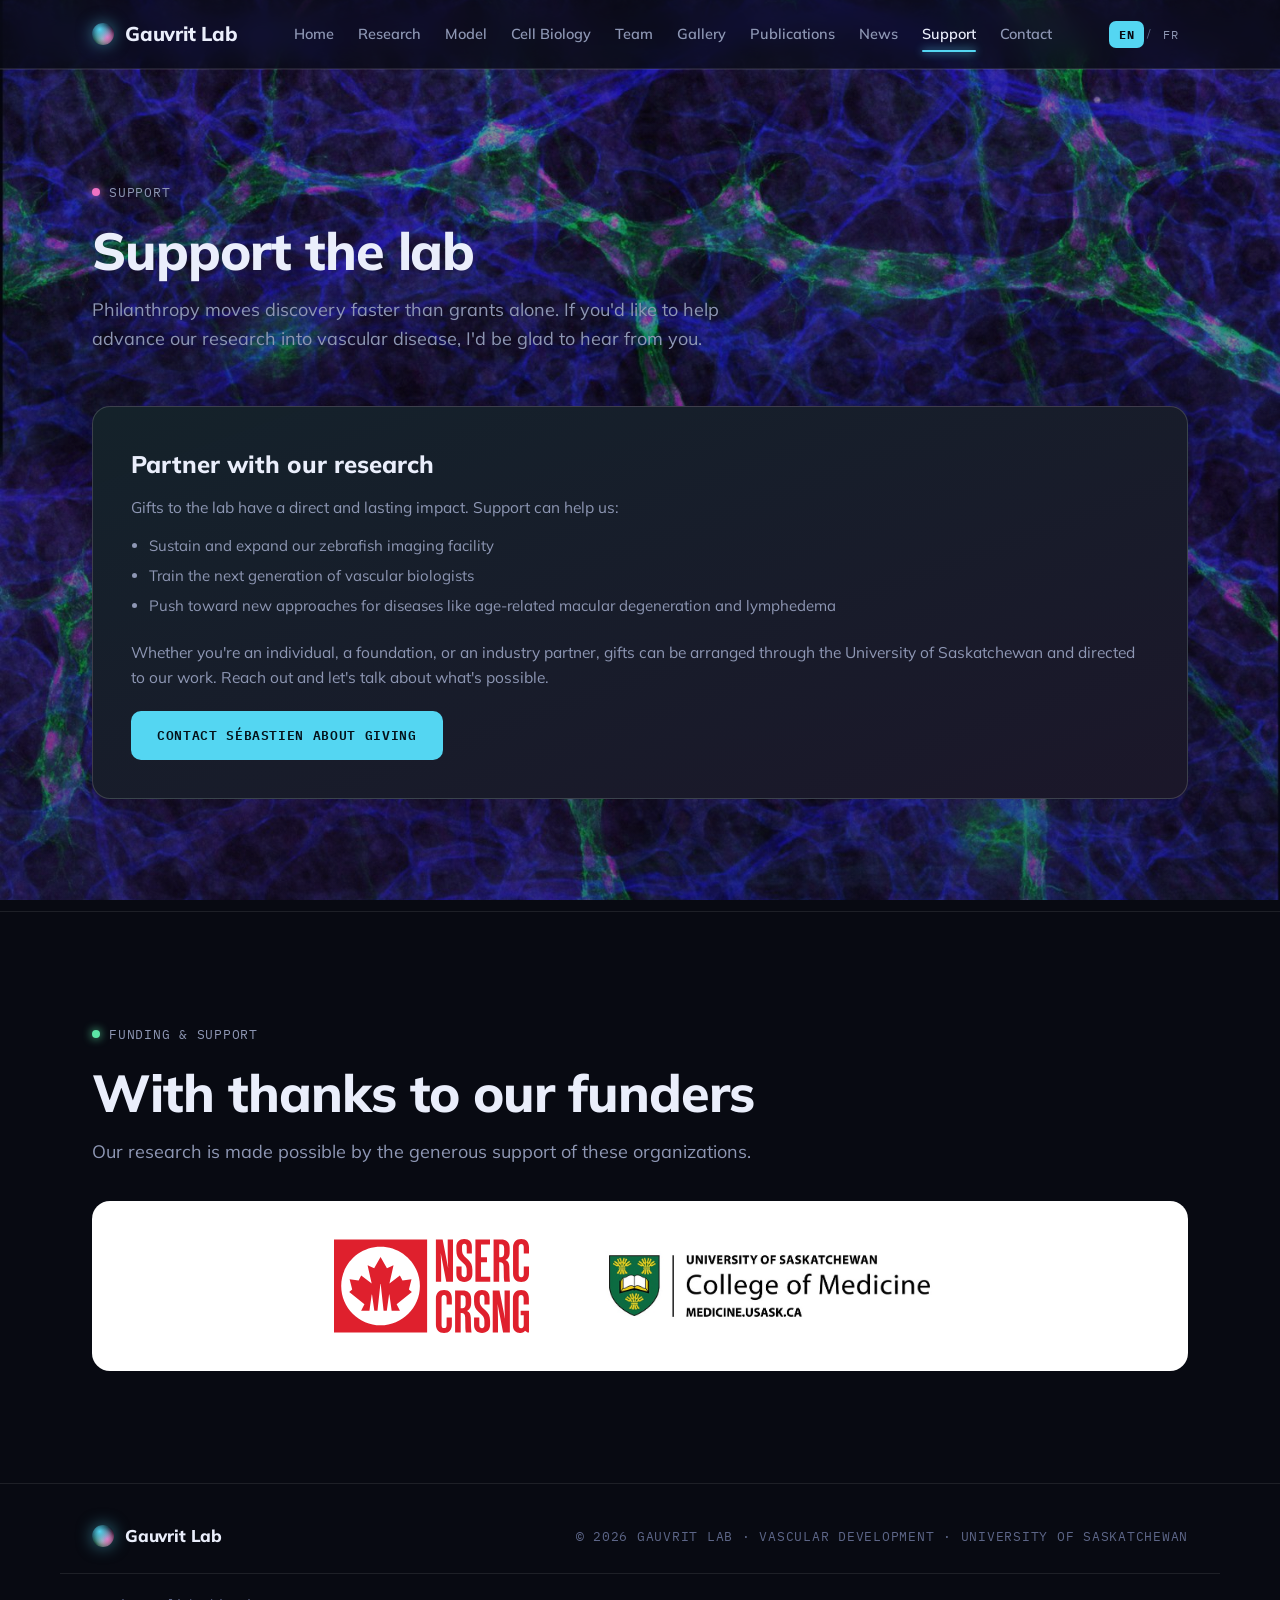
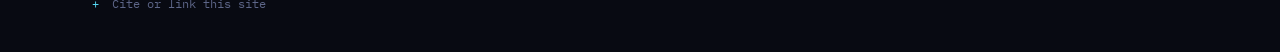
<file: support.html>
<!DOCTYPE html>
<!--
  GAUVRIT LAB - Vascular Development in Health and Disease
  University of Saskatchewan, College of Medicine
  Multi-page site: each topic lives on its own page (see nav). Shared look and
  behaviour live in styles.css and script.js; the homepage intro animation is
  in intro.js. Images/video are embedded directly in each page, so it works
  anywhere without a build step.
-->
<html lang="en">
<head>
<meta charset="UTF-8">
<meta name="viewport" content="width=device-width, initial-scale=1.0">
<title>Support the Lab · Gauvrit Lab</title>
<meta name="description" content="How to support vascular disease research at the Gauvrit Lab, and thanks to the organizations that fund our work.">
<link rel="canonical" href="https://sebgzlab.github.io/LabWebsite/support.html">
<meta property="og:type" content="website">
<meta property="og:title" content="Support the Lab · Gauvrit Lab">
<meta property="og:description" content="How to support vascular disease research at the Gauvrit Lab, and thanks to the organizations that fund our work.">
<meta property="og:url" content="https://sebgzlab.github.io/LabWebsite/support.html">
<meta property="og:site_name" content="Gauvrit Lab">
<meta property="og:locale" content="en_CA">
<meta name="twitter:card" content="summary_large_image">
<meta name="twitter:title" content="Support the Lab · Gauvrit Lab">
<meta name="twitter:description" content="How to support vascular disease research at the Gauvrit Lab, and thanks to the organizations that fund our work.">
<link rel="preconnect" href="https://fonts.googleapis.com">
<link rel="preconnect" href="https://fonts.gstatic.com" crossorigin>
<link href="https://fonts.googleapis.com/css2?family=Mulish:wght@400;500;600;700;800&family=IBM+Plex+Mono:wght@400;500&display=swap" rel="stylesheet">
<link rel="stylesheet" href="styles.css">
</head>
<body data-page="support">
<div class="page-bg" aria-hidden="true"></div>
<header class="nav">
  <div class="wrap nav-in">
    <a class="brand" href="index.html"><span class="seal"></span>Gauvrit Lab</a>
    <nav class="links" aria-label="Primary">
      <a href="index.html" data-page="home" data-i18n="nav.home">Home</a>
      <a href="research.html" data-page="research" data-i18n="nav.research">Research</a>
      <a href="model.html" data-page="model" data-i18n="nav.model">Model</a>
      <a href="cellbio.html" data-page="cellbio" data-i18n="nav.cellbio">Cell Biology</a>
      <a href="team.html" data-page="team" data-i18n="nav.team">Team</a>
      <a href="gallery.html" data-page="gallery" data-i18n="nav.gallery">Gallery</a>
      <a href="publications.html" data-page="publications" data-i18n="nav.publications">Publications</a>
      <a href="news.html" data-page="news" data-i18n="nav.news">News</a>
      <a href="support.html" data-page="support" data-i18n="nav.support">Support</a>
      <a href="contact.html" data-page="contact" data-i18n="nav.contact">Contact</a>
    </nav>
    <div class="lang-toggle" role="group" aria-label="Language / Langue">
      <button type="button" data-lang-btn="en" aria-pressed="true">EN</button>
      <span class="lang-sep">/</span>
      <button type="button" data-lang-btn="fr" aria-pressed="false">FR</button>
    </div>
  </div>
</header>
<!-- ===== SUPPORT ===== -->
<section class="section" id="support">
  <div class="wrap">
    <div class="section-head reveal">
      <div class="eyebrow"><span class="dot cherry"></span><span class="mono" data-i18n="sup.eyebrow">Support</span></div>
      <h2 class="title" data-i18n="sup.title">Support the lab</h2>
      <p class="lede" data-i18n="sup.lede">Philanthropy moves discovery faster than grants alone. If you'd like to help advance our research into vascular disease, I'd be glad to hear from you.</p>
    </div>
    <div class="panel reveal">
      <h3 data-i18n="sup.h3">Partner with our research</h3>
      <p data-i18n="sup.p1">Gifts to the lab have a direct and lasting impact. Support can help us:</p>
      <ul>
        <li data-i18n="sup.li1">Sustain and expand our zebrafish imaging facility</li>
        <li data-i18n="sup.li2">Train the next generation of vascular biologists</li>
        <li data-i18n="sup.li3">Push toward new approaches for diseases like age-related macular degeneration and lymphedema</li>
      </ul>
      <p style="margin-bottom:22px" data-i18n="sup.p2">Whether you're an individual, a foundation, or an industry partner, gifts can be arranged through the University of Saskatchewan and directed to our work. Reach out and let's talk about what's possible.</p>
      <a class="btn" href="mailto:sebastien.gauvrit@usask.ca?subject=Supporting%20the%20Gauvrit%20Lab" data-i18n="sup.btn">Contact Sébastien about giving</a>
    </div>
  </div>
</section>
<!-- ===== FUNDING ===== -->
<section class="section" id="funding">
  <div class="wrap">
    <div class="section-head reveal" style="margin-bottom:34px">
      <div class="eyebrow"><span class="dot gfp"></span><span class="mono" data-i18n="fund.eyebrow">Funding &amp; Support</span></div>
      <h2 class="title" data-i18n="fund.title">With thanks to our funders</h2>
      <p class="lede" data-i18n="fund.lede">Our research is made possible by the generous support of these organizations.</p>
    </div>
    <div class="funding-card reveal">
      <img loading="lazy" decoding="async" src="[data-uri]" alt="Natural Sciences and Engineering Research Council of Canada (NSERC / CRSNG)">
      <img loading="lazy" decoding="async" src="[data-uri]" alt="University of Saskatchewan, College of Medicine">
    </div>
  </div>
</section>
<footer>
  <div class="wrap foot-in">
    <span class="brand" style="font-size:17px"><span class="seal"></span>Gauvrit Lab</span>
    <span class="mono">© <span id="yr"></span> Gauvrit Lab · Vascular Development · University of Saskatchewan</span>
  </div>
  <div class="wrap cite-lab">
    <details>
      <summary data-i18n="cite.toggle">Cite or link this site</summary>
      <p data-i18n="cite.body">To cite or link this site: Gauvrit Lab. Vascular Development in Health &amp; Disease. University of Saskatchewan. <code>https://sebgzlab.github.io/LabWebsite/</code> — for search engines and colleagues linking to the lab, please use "Gauvrit Lab" or "Sébastien Gauvrit" as the link text where possible, since that's what helps the page surface when someone searches the name.</p>
    </details>
  </div>
</footer>

<div class="lightbox" id="lightbox" aria-hidden="true">
  <span class="lb-close">Close &#10005;</span>
  <img alt="Enlarged gallery image">
</div>
<script src="script.js"></script>
</body>
</html>
</file>
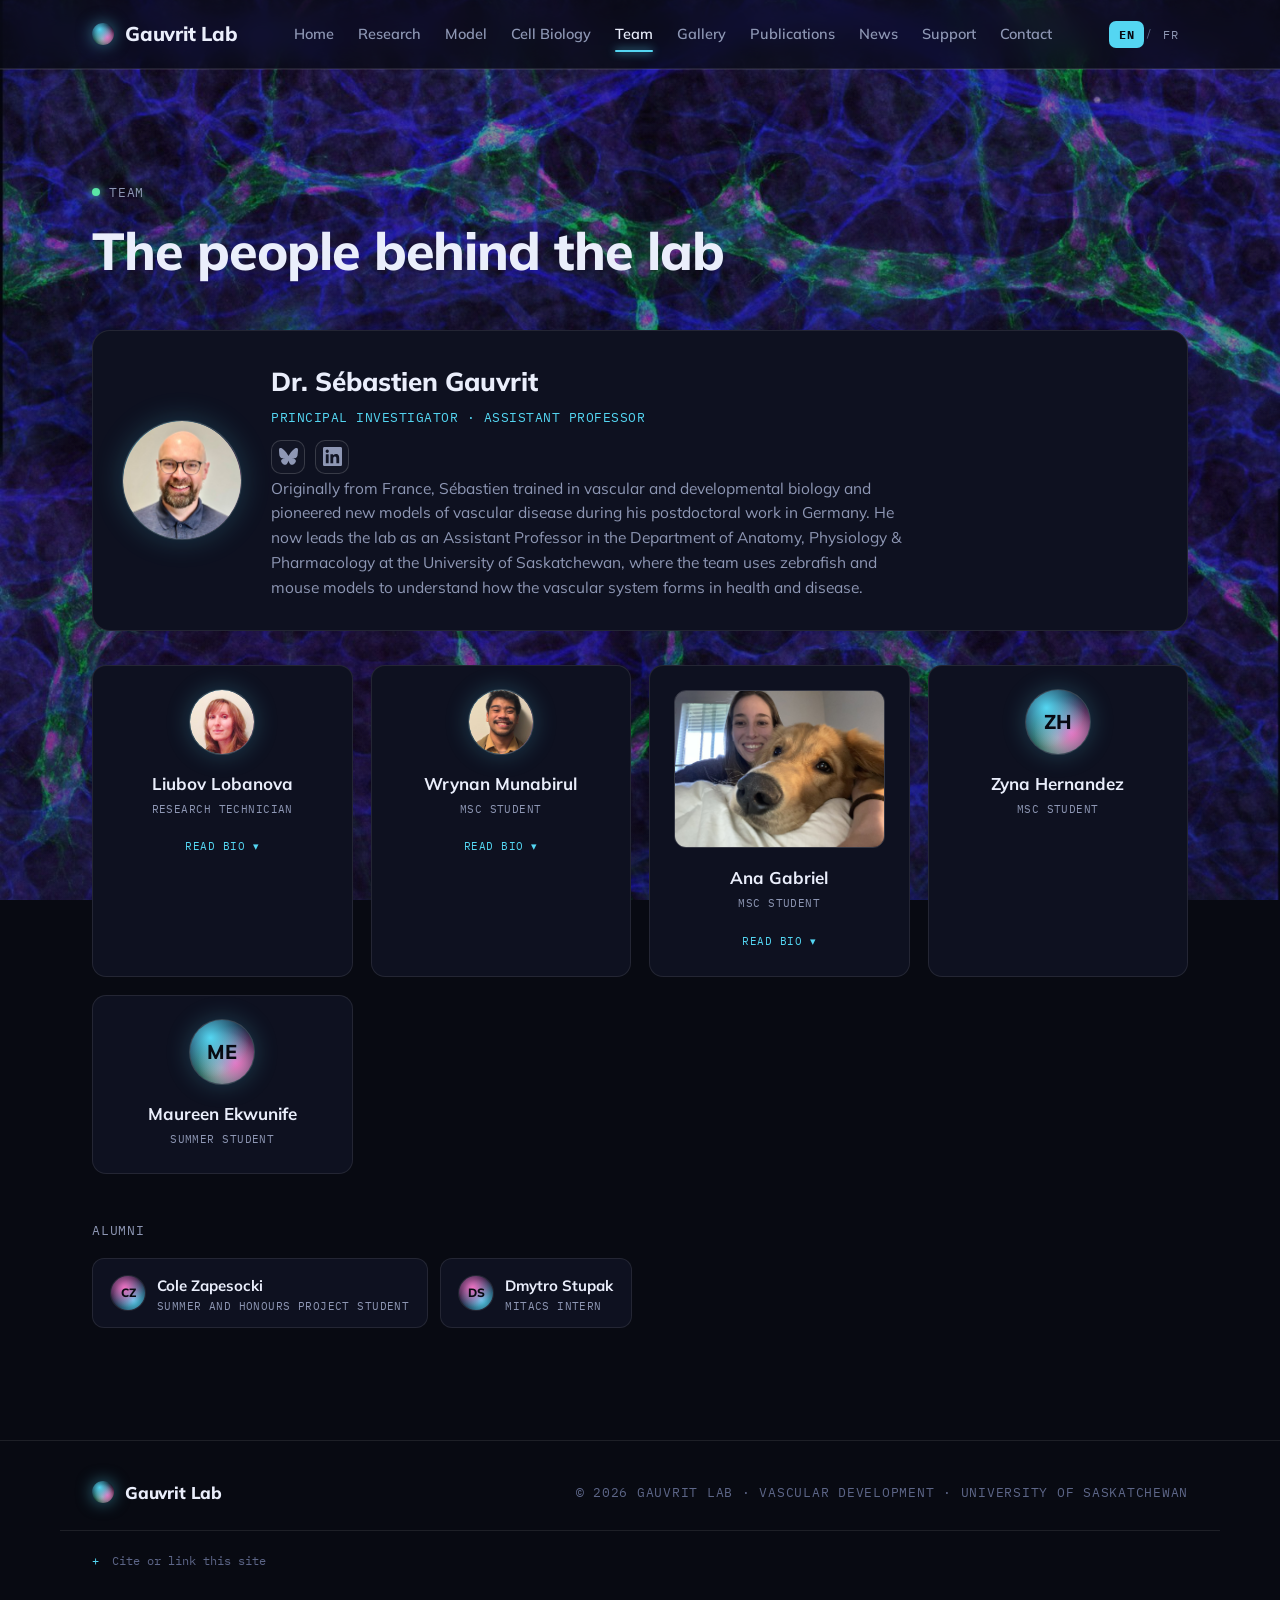
<file: team.html>
<!DOCTYPE html>
<!--
  GAUVRIT LAB - Vascular Development in Health and Disease
  University of Saskatchewan, College of Medicine
  Multi-page site: each topic lives on its own page (see nav). Shared look and
  behaviour live in styles.css and script.js; the homepage intro animation is
  in intro.js. Images/video are embedded directly in each page, so it works
  anywhere without a build step.
-->
<html lang="en">
<head>
<meta charset="UTF-8">
<meta name="viewport" content="width=device-width, initial-scale=1.0">
<title>Team · Gauvrit Lab</title>
<meta name="description" content="Meet the people behind the Gauvrit Lab at the University of Saskatchewan, College of Medicine.">
<link rel="canonical" href="https://sebgzlab.github.io/LabWebsite/team.html">
<meta property="og:type" content="website">
<meta property="og:title" content="Team · Gauvrit Lab">
<meta property="og:description" content="Meet the people behind the Gauvrit Lab at the University of Saskatchewan, College of Medicine.">
<meta property="og:url" content="https://sebgzlab.github.io/LabWebsite/team.html">
<meta property="og:site_name" content="Gauvrit Lab">
<meta property="og:locale" content="en_CA">
<meta name="twitter:card" content="summary_large_image">
<meta name="twitter:title" content="Team · Gauvrit Lab">
<meta name="twitter:description" content="Meet the people behind the Gauvrit Lab at the University of Saskatchewan, College of Medicine.">
<link rel="preconnect" href="https://fonts.googleapis.com">
<link rel="preconnect" href="https://fonts.gstatic.com" crossorigin>
<link href="https://fonts.googleapis.com/css2?family=Mulish:wght@400;500;600;700;800&family=IBM+Plex+Mono:wght@400;500&display=swap" rel="stylesheet">
<link rel="stylesheet" href="styles.css">
</head>
<body data-page="team">
<div class="page-bg" aria-hidden="true"></div>
<header class="nav">
  <div class="wrap nav-in">
    <a class="brand" href="index.html"><span class="seal"></span>Gauvrit Lab</a>
    <nav class="links" aria-label="Primary">
      <a href="index.html" data-page="home" data-i18n="nav.home">Home</a>
      <a href="research.html" data-page="research" data-i18n="nav.research">Research</a>
      <a href="model.html" data-page="model" data-i18n="nav.model">Model</a>
      <a href="cellbio.html" data-page="cellbio" data-i18n="nav.cellbio">Cell Biology</a>
      <a href="team.html" data-page="team" data-i18n="nav.team">Team</a>
      <a href="gallery.html" data-page="gallery" data-i18n="nav.gallery">Gallery</a>
      <a href="publications.html" data-page="publications" data-i18n="nav.publications">Publications</a>
      <a href="news.html" data-page="news" data-i18n="nav.news">News</a>
      <a href="support.html" data-page="support" data-i18n="nav.support">Support</a>
      <a href="contact.html" data-page="contact" data-i18n="nav.contact">Contact</a>
    </nav>
    <div class="lang-toggle" role="group" aria-label="Language / Langue">
      <button type="button" data-lang-btn="en" aria-pressed="true">EN</button>
      <span class="lang-sep">/</span>
      <button type="button" data-lang-btn="fr" aria-pressed="false">FR</button>
    </div>
  </div>
</header>
<!-- ===== TEAM ===== -->
<section class="section" id="team">
  <div class="wrap">
    <div class="section-head reveal">
      <div class="eyebrow"><span class="dot gfp"></span><span class="mono" data-i18n="team.eyebrow">Team</span></div>
      <h2 class="title" data-i18n="team.title">The people behind the lab</h2>
    </div>
    <div class="pi-card reveal">
      <div class="avatar photo"><img loading="lazy" decoding="async" src="[data-uri]" alt="Dr. Sébastien Gauvrit"></div>
      <div class="who">
        <h3>Dr. Sébastien Gauvrit</h3>
        <div class="role" data-i18n="team.pi.role">Principal Investigator · Assistant Professor</div>
        <div class="social-links pi-social"><a href="https://bsky.app/profile/sebgauvrit.bsky.social" target="_blank" rel="noopener" class="soc-bsky" aria-label="Bluesky" title="Bluesky"><svg viewBox="0 0 568 501" aria-hidden="true"><path fill="currentColor" d="M123.121 33.664C188.241 82.553 258.281 181.68 284 234.873c25.719-53.192 95.759-152.32 160.879-201.21C491.866-1.611 568-28.906 568 57.947c0 17.346-9.945 145.713-15.778 166.555-20.275 72.453-94.155 90.933-159.875 79.748C507.222 323.8 536.444 388.56 473.333 453.32c-119.86 122.992-172.272-30.859-185.702-70.281-2.462-7.227-3.614-10.608-3.631-7.733-.017-2.875-1.169.506-3.631 7.733-13.43 39.422-65.842 193.273-185.702 70.281-63.111-64.76-33.89-129.52 80.986-149.071-65.72 11.185-139.6-7.295-159.875-79.748C9.945 203.66 0 75.293 0 57.947 0-28.906 76.135-1.611 123.121 33.664Z"/></svg></a><a href="https://www.linkedin.com/in/s%C3%A9bastien-gauvrit-881aa610b/" target="_blank" rel="noopener" class="soc-li" aria-label="LinkedIn" title="LinkedIn"><svg viewBox="0 0 24 24" aria-hidden="true"><path fill="currentColor" d="M20.447 20.452h-3.554v-5.569c0-1.328-.027-3.037-1.852-3.037-1.853 0-2.136 1.445-2.136 2.939v5.667H9.351V9h3.414v1.561h.046c.477-.9 1.637-1.85 3.37-1.85 3.601 0 4.267 2.37 4.267 5.455v6.286zM5.337 7.433a2.062 2.062 0 01-2.063-2.065 2.064 2.064 0 112.063 2.065zm1.782 13.019H3.555V9h3.564v11.452zM22.225 0H1.771C.792 0 0 .774 0 1.729v20.542C0 23.227.792 24 1.771 24h20.451C23.2 24 24 23.227 24 22.271V1.729C24 .774 23.2 0 22.225 0z"/></svg></a></div>
        <p data-i18n="team.pi.bio">Originally from France, Sébastien trained in vascular and developmental biology and pioneered new models of vascular disease during his postdoctoral work in Germany. He now leads the lab as an Assistant Professor in the Department of Anatomy, Physiology &amp; Pharmacology at the University of Saskatchewan, where the team uses zebrafish and mouse models to understand how the vascular system forms in health and disease.</p>
      </div>
    </div>
    <div class="members-grid">
      <div class="member reveal"><div class="avatar photo"><img loading="lazy" decoding="async" src="[data-uri]" alt="Liubov Lobanova"></div><h4>Liubov Lobanova</h4><div class="role" data-i18n="team.role.tech">Research Technician</div><details class="m-bio"><summary data-i18n="team.readbio">Read bio</summary><p data-i18n="team.liubov.bio1">Liubov is a laboratory technician with a strong passion for uncovering the microscopic mysteries of life. She holds a BSc in Microbiology and an MSc in Vaccinology and Immunotherapeutics from the University of Saskatchewan. Her scientific journey has been an engaging, multidisciplinary exploration, spanning a wide range of fields.</p><p data-i18n="team.liubov.bio2">Over the years, she has developed core expertise in immunology, virology, cancer research, and the mechanisms of the circadian clock. While she maintains a broad and lasting interest in molecular biology, Liubov is particularly energized by understanding biology at a systems level. Recently, she has become deeply interested in the lymphatic system and the complexities of developmental biology.</p><p data-i18n="team.liubov.bio3">She is especially fascinated by intricate cellular signalling pathways and protein–protein interactions that govern cell development, communication, and function. For Liubov, science is about connecting insights across disciplines to address complex questions from innovative perspectives.</p></details></div>
      <div class="member reveal"><div class="avatar photo"><img loading="lazy" decoding="async" src="[data-uri]" alt="Wrynan Munabirul"></div><h4>Wrynan Munabirul</h4><div class="role" data-i18n="team.role.msc">MSc Student</div><details class="m-bio"><summary data-i18n="team.readbio">Read bio</summary><p data-i18n="team.wrynan.bio1">An international student from the Philippines, Wrynan holds a B.Sc. in Biochemistry with a specialization in computational bioinformatics and drug design. Before coming to Canada for his graduate studies, he served as a university instructor at his alma mater, teaching undergraduate chemistry courses to pre-medicine students. He also gained experience in agricultural chemistry laboratories, where he was involved in quality assurance testing.</p><p data-i18n="team.wrynan.bio2">Currently, Wrynan's research in the Gauvrit Lab focuses on identifying downstream signalling pathways that regulate vascular homeostasis and proliferation. He is also developing in silico prediction tools to support the design of alternative pharmacological inhibitors for pathological angiogenesis.</p></details></div>
      <div class="member reveal"><img class="full-photo" src="[data-uri]" alt="Ana Gabriel"><h4>Ana Gabriel</h4><div class="role" data-i18n="team.role.msc">MSc Student</div><details class="m-bio"><summary data-i18n="team.readbio">Read bio</summary><p data-i18n="team.ana.bio1">Ana and her four-legged furry monster are transplants from the U.S. An animal lover at heart, Ana completed her B.Sc. in Biology at Rockhurst University, where she fell in love with a plate of developing zebrafish embryos. She enjoys running (slowly) across the beautiful Saskatchewan prairies with her monster, who usually drags her for miles.</p><p data-i18n="team.ana.bio2">In the Gauvrit lab, Ana studies the influence of key genes in the development of the lymphatic system using both zebrafish and mice. She enjoys building the transgenic tools that will facilitate this project and sweet-talking bacteria into making the genes she wants.</p></details></div>
      <div class="member reveal"><div class="avatar">ZH</div><h4>Zyna Hernandez</h4><div class="role" data-i18n="team.role.msc">MSc Student</div></div>
      <div class="member reveal"><div class="avatar">ME</div><h4>Maureen Ekwunife</h4><div class="role" data-i18n="team.role.summer">Summer Student</div></div>
    </div>
    <div class="alumni reveal">
      <span class="mono" data-i18n="team.alumni">Alumni</span>
      <div class="alum-row">
        <div class="alum"><div class="ring">CZ</div><div><b>Cole Zapesocki</b><span data-i18n="team.alum.cole.role">Summer and Honours Project Student</span></div></div>
        <div class="alum"><div class="ring">DS</div><div><b>Dmytro Stupak</b><span data-i18n="team.alum.dmytro.role">MITACS Intern</span></div></div>
      </div>
    </div>
  </div>
</section>
<footer>
  <div class="wrap foot-in">
    <span class="brand" style="font-size:17px"><span class="seal"></span>Gauvrit Lab</span>
    <span class="mono">© <span id="yr"></span> Gauvrit Lab · Vascular Development · University of Saskatchewan</span>
  </div>
  <div class="wrap cite-lab">
    <details>
      <summary data-i18n="cite.toggle">Cite or link this site</summary>
      <p data-i18n="cite.body">To cite or link this site: Gauvrit Lab. Vascular Development in Health &amp; Disease. University of Saskatchewan. <code>https://sebgzlab.github.io/LabWebsite/</code> — for search engines and colleagues linking to the lab, please use "Gauvrit Lab" or "Sébastien Gauvrit" as the link text where possible, since that's what helps the page surface when someone searches the name.</p>
    </details>
  </div>
</footer>

<div class="lightbox" id="lightbox" aria-hidden="true">
  <span class="lb-close">Close &#10005;</span>
  <img alt="Enlarged gallery image">
</div>
<script src="script.js"></script>
</body>
</html>
</file>
